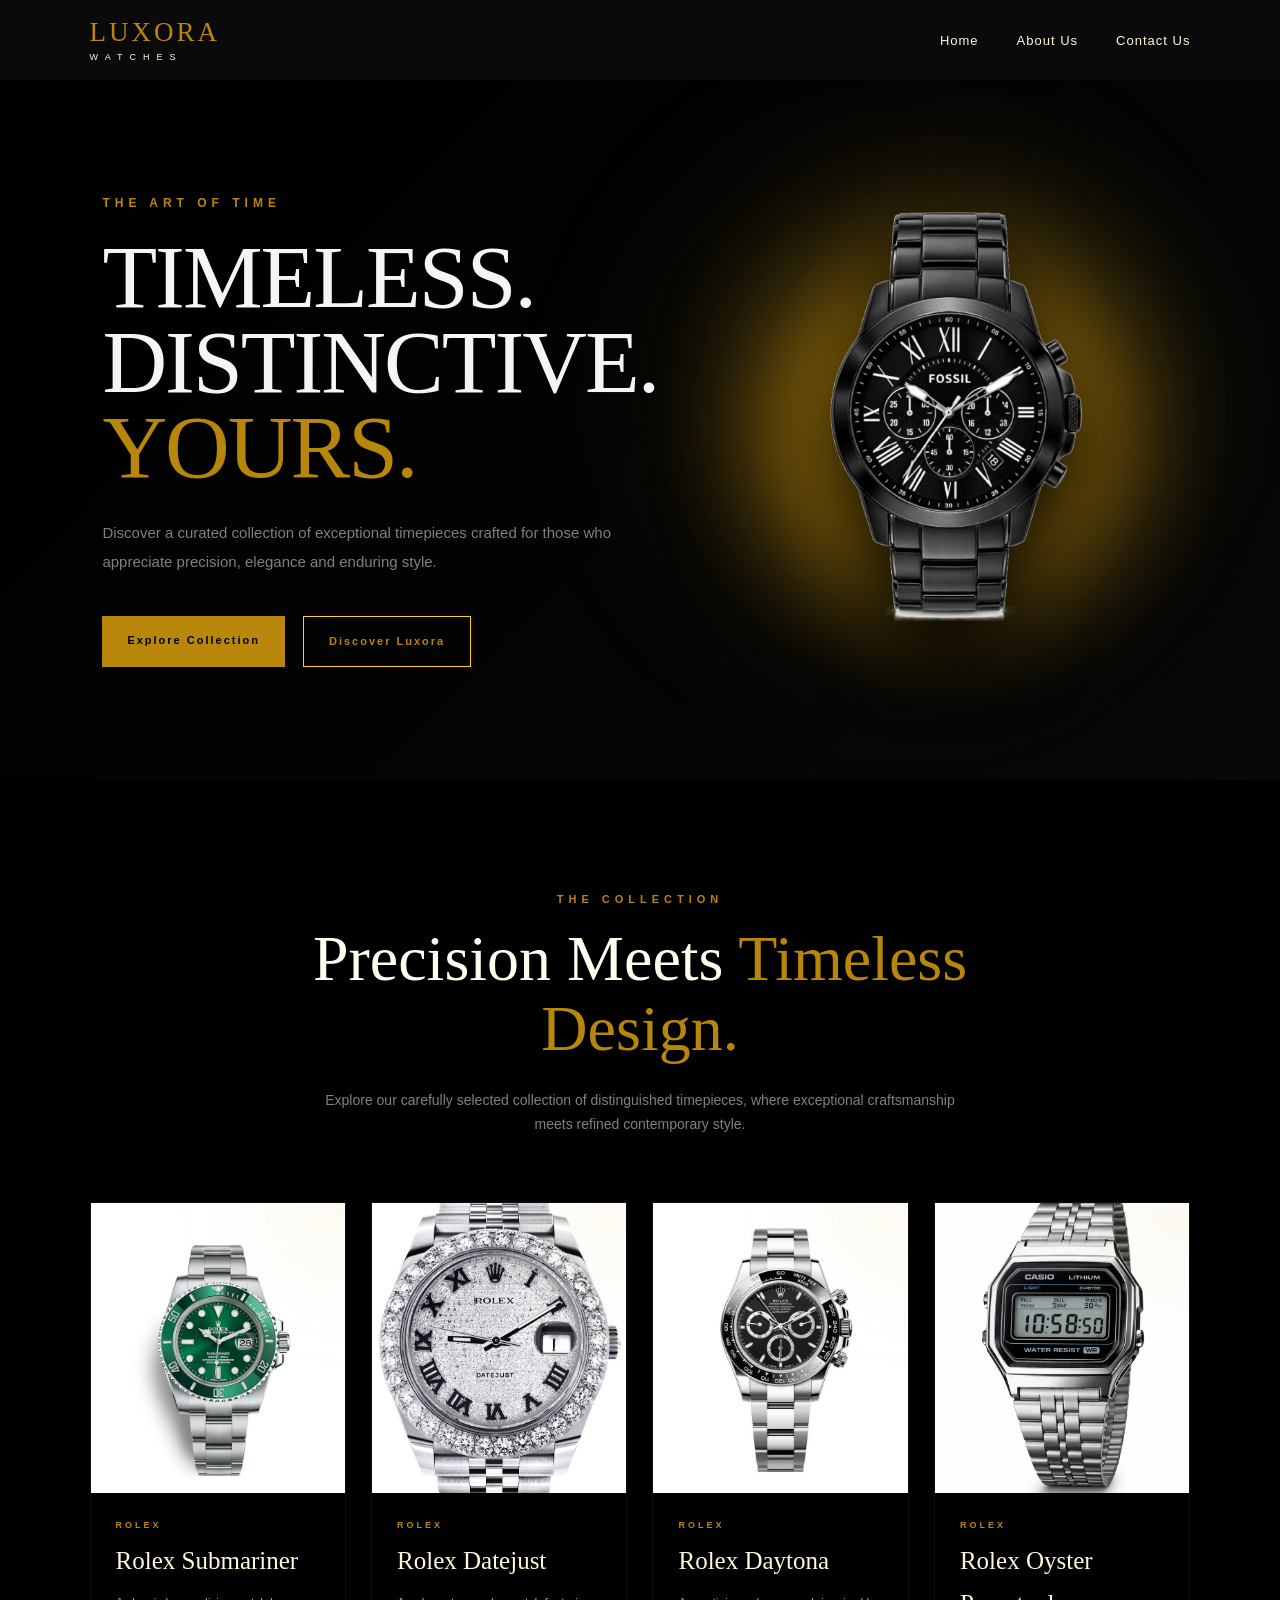
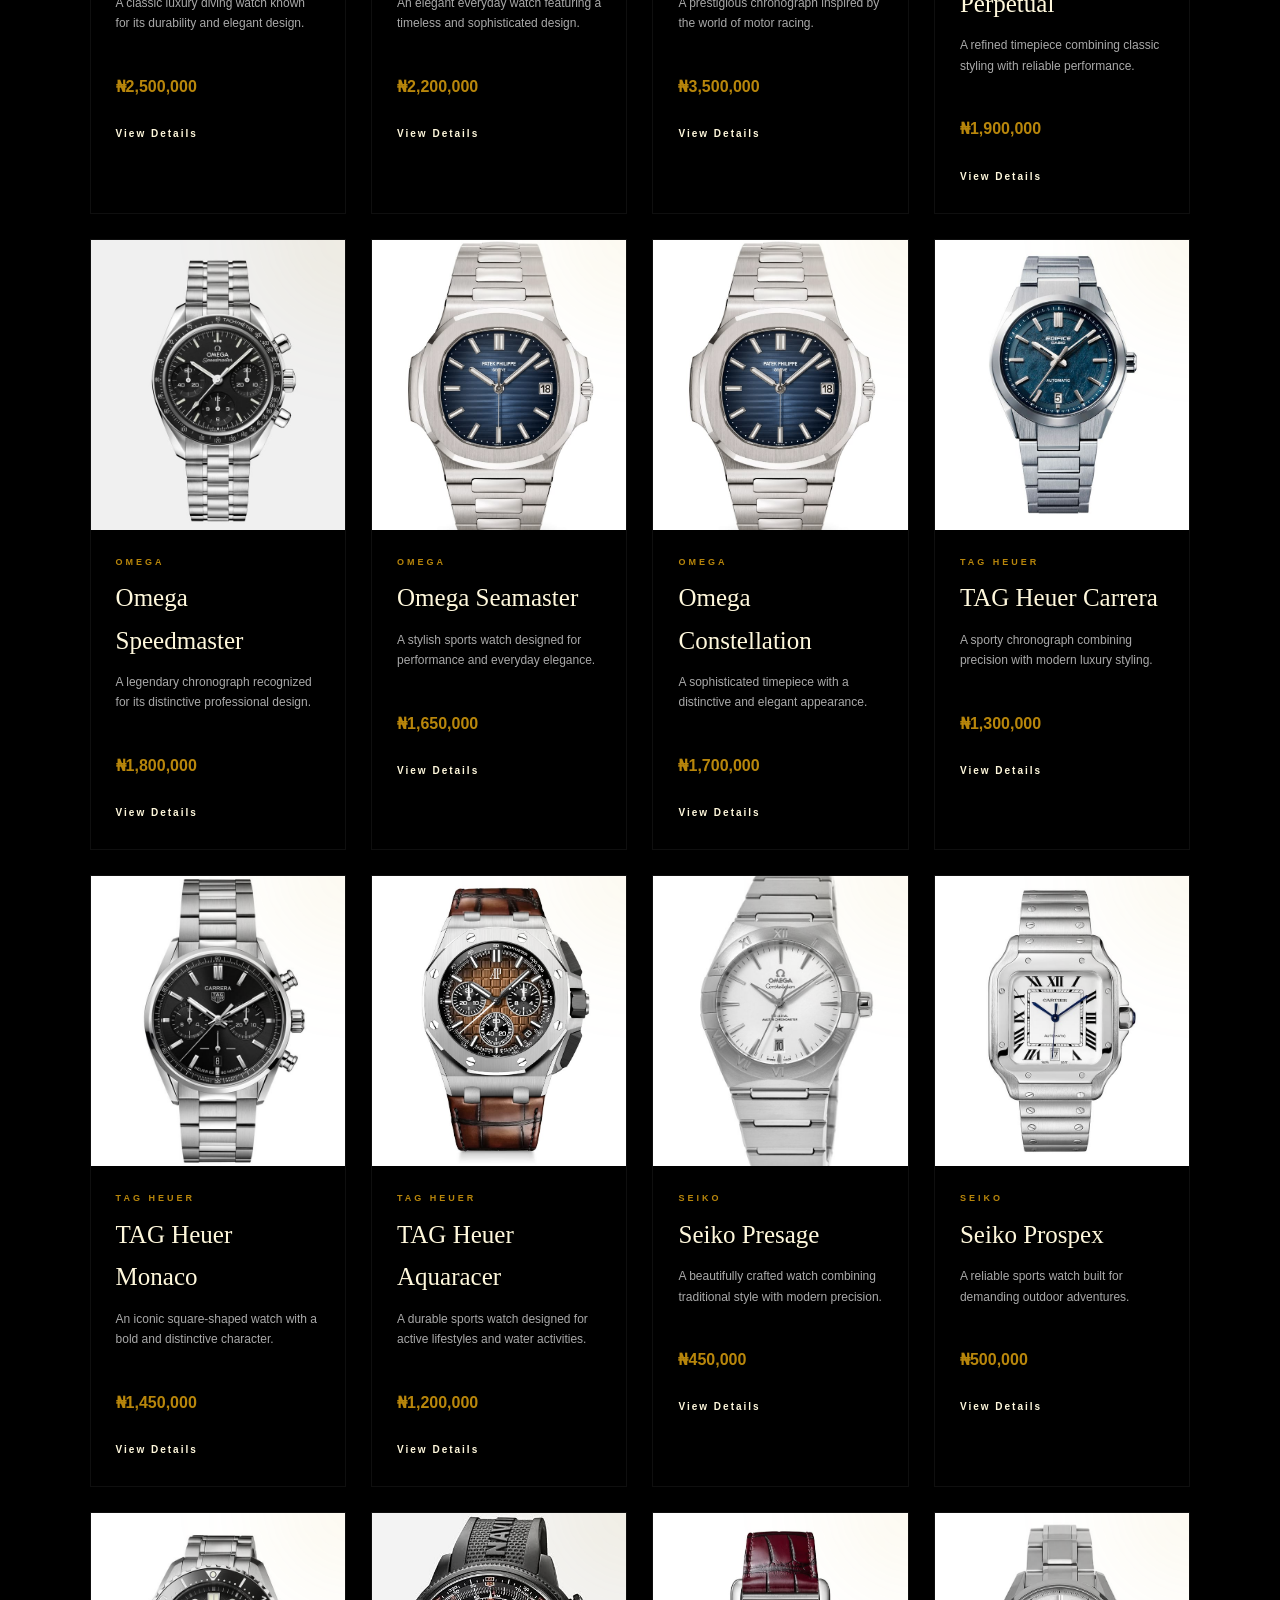
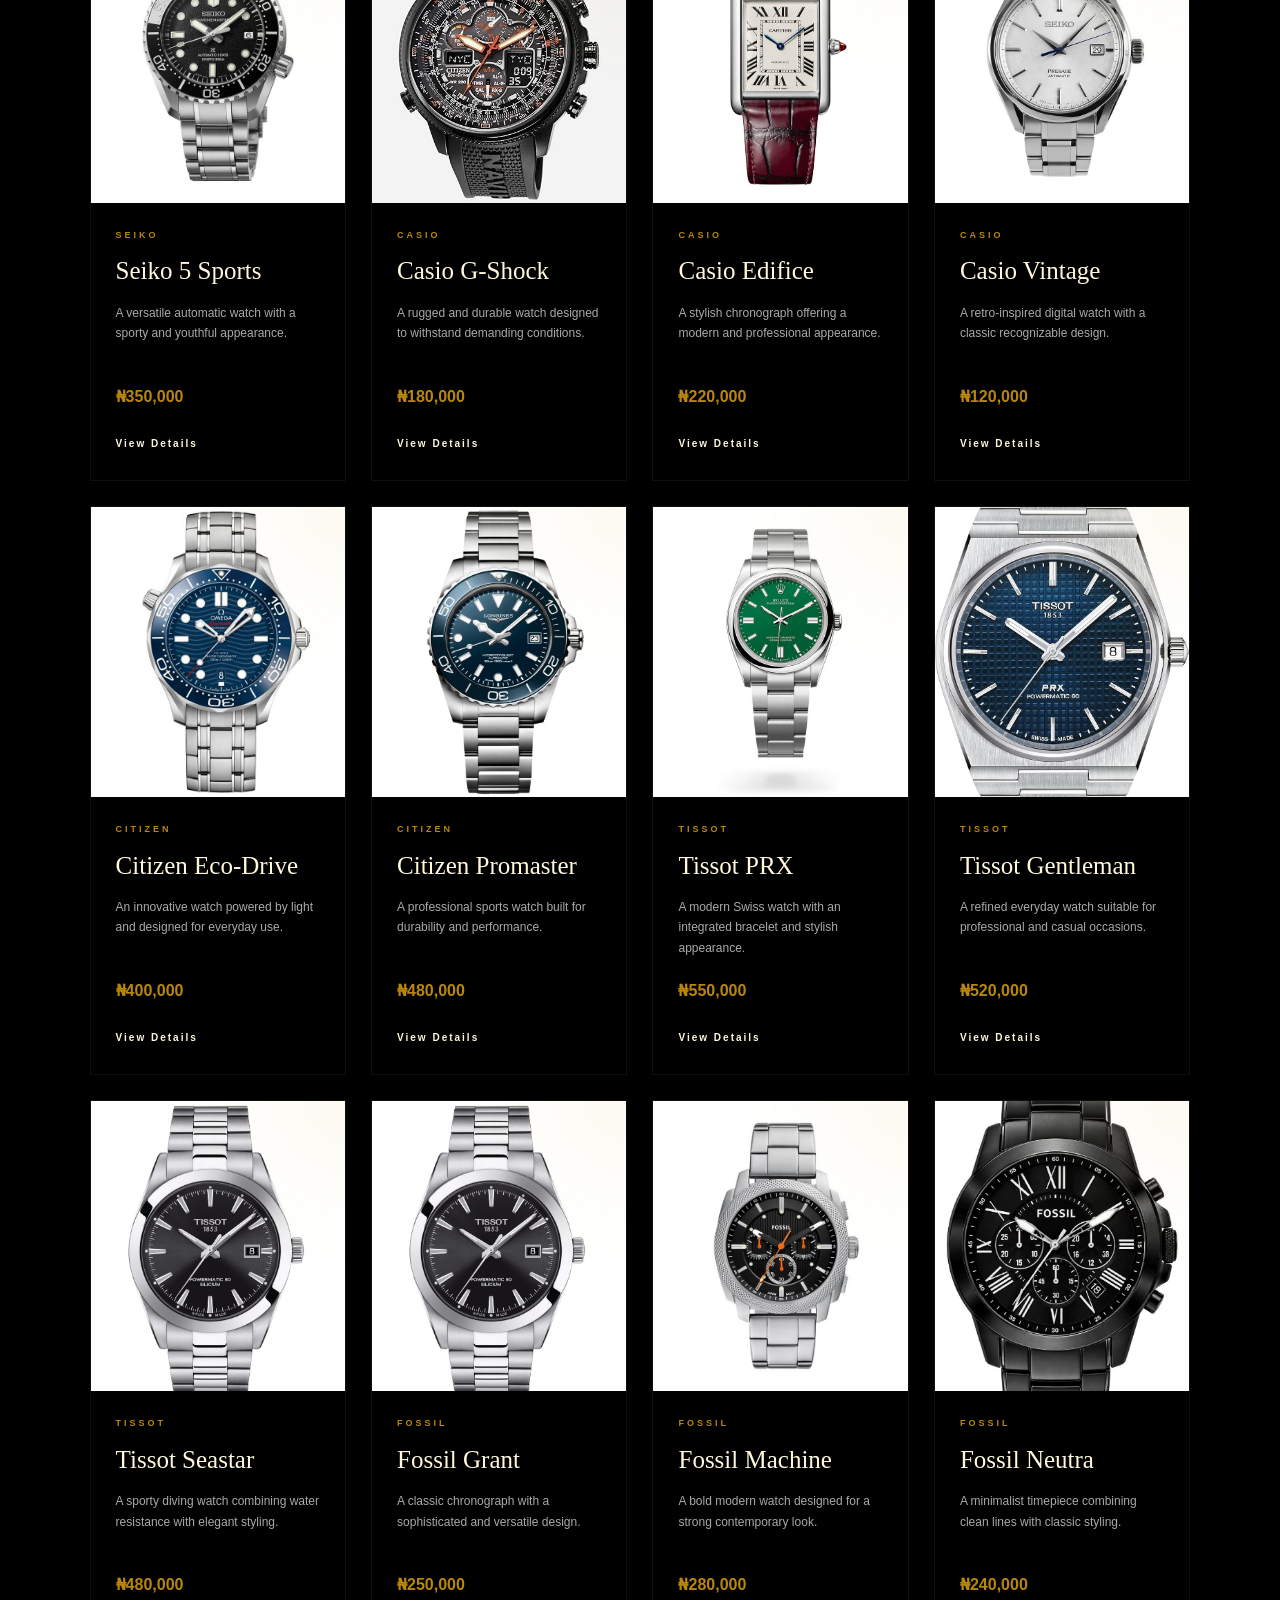
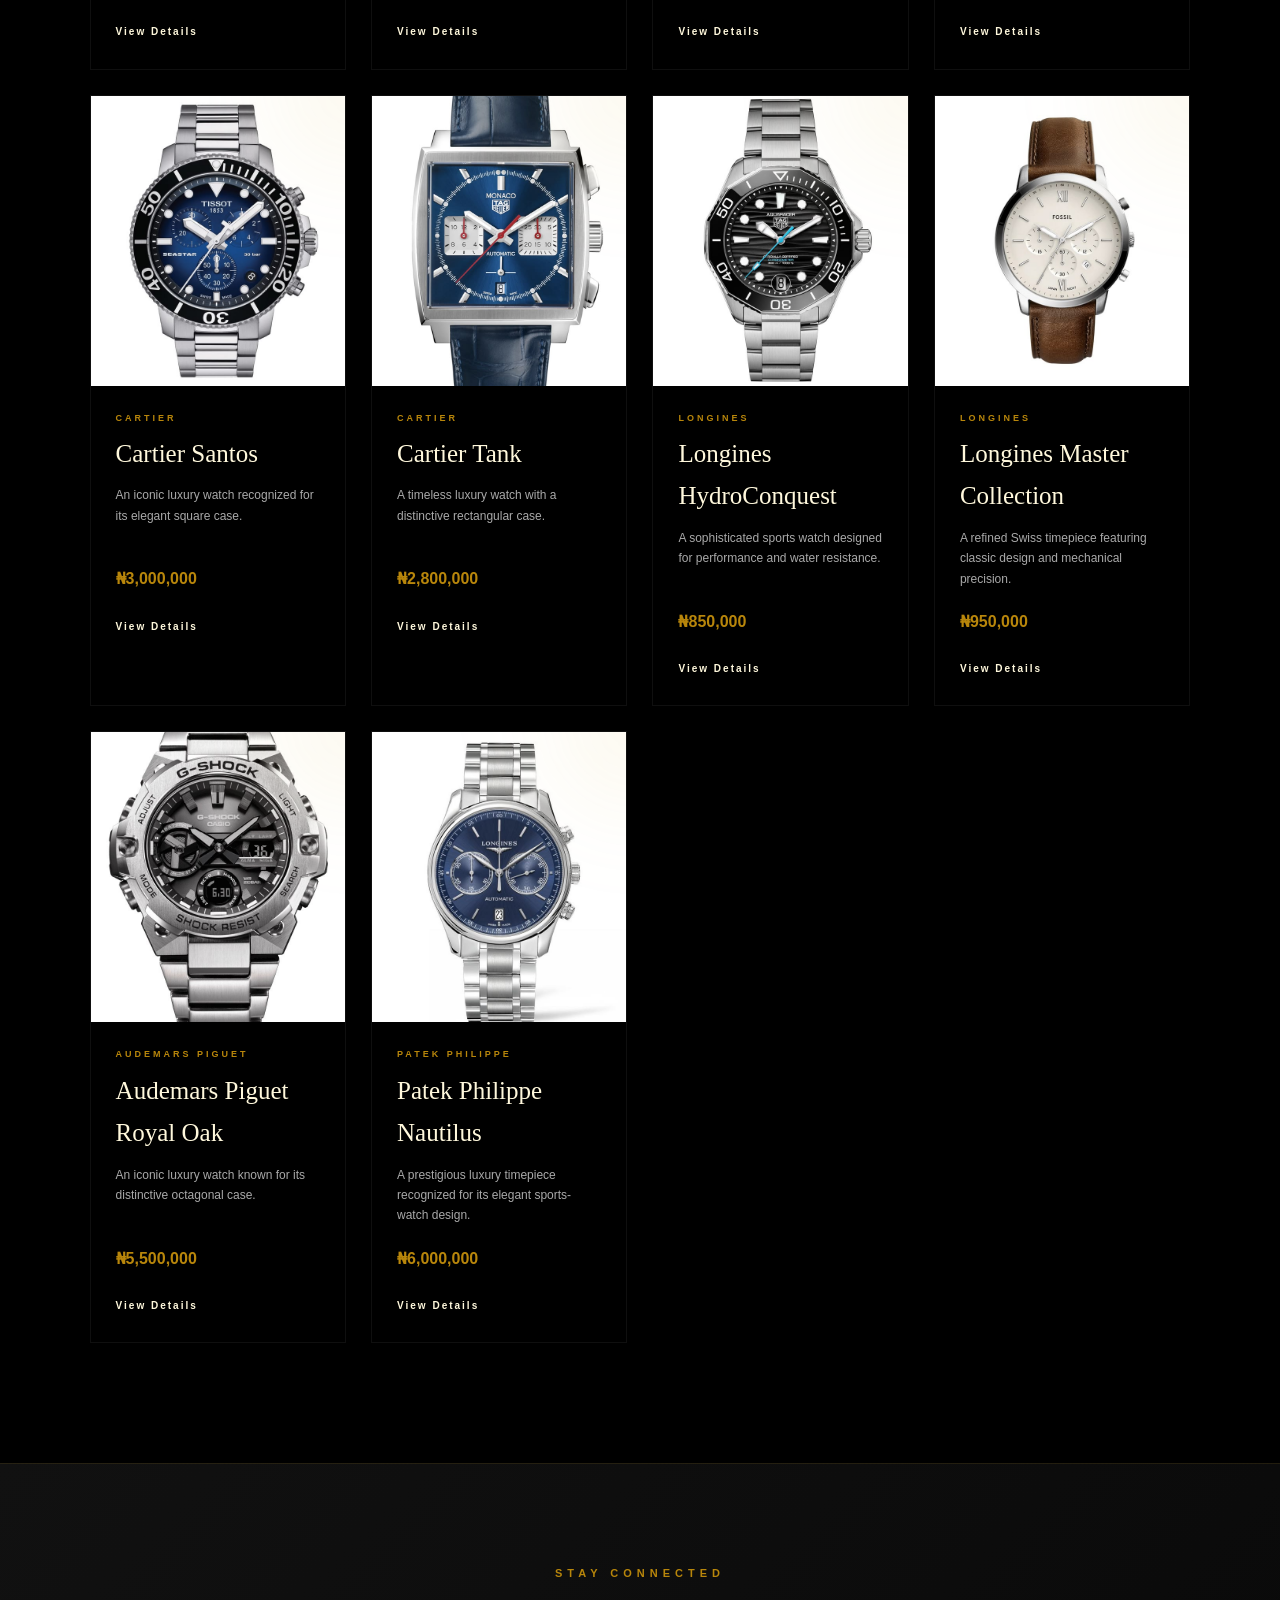
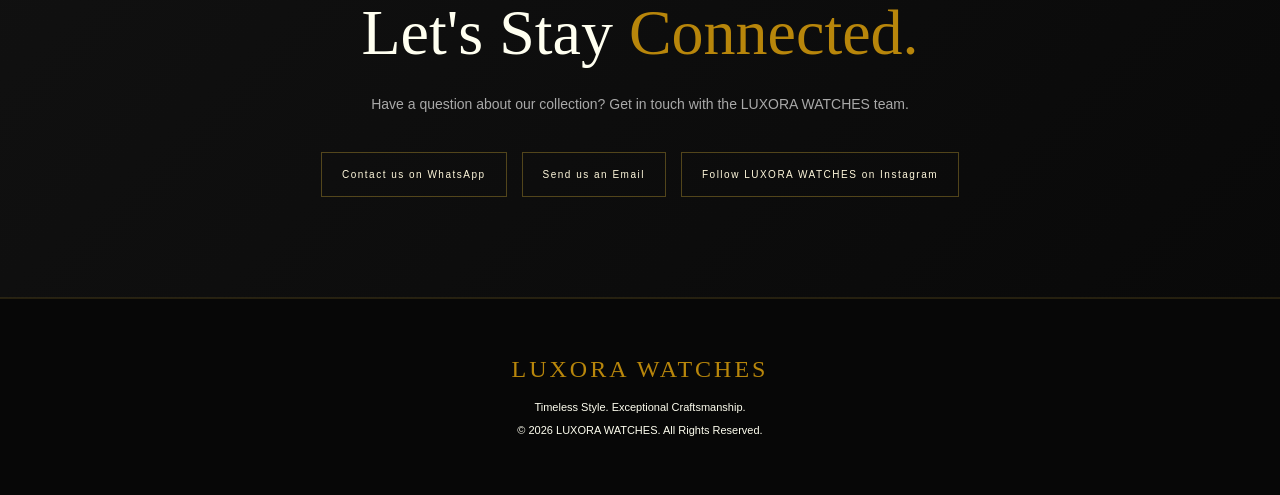
<file: index.html>
<!DOCTYPE html>
<html lang="en">
<head>
    <meta charset="UTF-8">
    <meta name="viewport" content="width=device-width, initial-scale=1.0">

    <title>LUXORA WATCHES | Timeless Luxury</title>

    <link rel="stylesheet" href="style.css">
</head>

<body>

    <!-- NAVIGATION BAR -->

    <div class="navbar">

        <div class="brand">
            LUXORA
            <span>WATCHES</span>
        </div>

        <nav>
            <ul>
                <li>
                    <a href="index.html">Home</a>
                </li>

                <li>
                    <a href="aboutus.html">About Us</a>
                </li>

                <li>
                    <a href="contactus.html">Contact Us</a>
                </li>
            </ul>
        </nav>

    </div>


    <!-- HERO / BANNER -->

    <section class="hero">

        <div class="hero-content">

            <p class="hero-small-text">
                THE ART OF TIME
            </p>

            <h1>
                TIMELESS.
                <br>
                DISTINCTIVE.
                <br>
                <span>YOURS.</span>
            </h1>

            <p class="hero-description">
                Discover a curated collection of exceptional timepieces
                crafted for those who appreciate precision, elegance
                and enduring style.
            </p>

            <div class="hero-buttons">

                <a href="#collection" class="primary-button">
                    Explore Collection
                </a>

                <a href="aboutus.html" class="secondary-button">
                    Discover Luxora
                </a>

            </div>

        </div>


        <div class="hero-watch">

            <div class="watch-glow"></div>

            <img
                src="20260924_233206.png"
                alt="Rolex Submariner luxury watch"
           
            >

        </div>

    </section>


    <!-- INTRODUCTION -->

    <section class="collection-intro" id="collection">

        <p class="section-label">
            THE COLLECTION
        </p>

        <h2>
            Precision Meets
            <span>Timeless Design.</span>
        </h2>

        <p>
            Explore our carefully selected collection of distinguished
            timepieces, where exceptional craftsmanship meets refined
            contemporary style.
        </p>

    </section>


    <!-- PRODUCT CARDS -->

    <main>

        <div class="cards">


            <!-- ITEM 1 -->

            <div class="card">

                <div class="card-image">
                    <img
                        src="IMAGE/Rolex submarier.jpg"
                        alt="Rolex Submariner luxury watch"
                    >
                </div>

                <div class="card-content">

                    <p class="product-brand">
                        ROLEX
                    </p>

                    <h3>
                        Rolex Submariner
                    </h3>

                    <p>
                        A classic luxury diving watch known for
                        its durability and elegant design.
                    </p>

                    <p class="price">
                        ₦2,500,000
                    </p>

                    <a href="item1.html" class="more-info">
                        View Details 
                    </a>

                </div>

            </div>


            <!-- ITEM 2 -->

            <div class="card">

                <div class="card-image">
                    <img
                        src="IMAGE/Rolex Datejust.jpg"
                        alt="Rolex Datejust luxury watch"
                    >
                </div>

                <div class="card-content">

                    <p class="product-brand">
                        ROLEX
                    </p>

                    <h3>
                        Rolex Datejust
                    </h3>

                    <p>
                        An elegant everyday watch featuring a
                        timeless and sophisticated design.
                    </p>

                    <p class="price">
                        ₦2,200,000
                    </p>

                    <a href="item2.html" class="more-info">
                        View Details 
                    </a>

                </div>

            </div>


            <!-- ITEM 3 -->

            <div class="card">

                <div class="card-image">
                    <img
                        src="IMAGE/Rolex Daytona.jpg".jpg"
                        alt="Rolex Daytona luxury watch"
                    >
                </div>

                <div class="card-content">

                    <p class="product-brand">
                        ROLEX
                    </p>

                    <h3>
                        Rolex Daytona
                    </h3>

                    <p>
                        A prestigious chronograph inspired by the
                        world of motor racing.
                    </p>

                    <p class="price">
                        ₦3,500,000
                    </p>

                    <a href="item3.html" class="more-info">
                        View Details 
                    </a>

                </div>

            </div>


            <!-- ITEM 4 -->

            <div class="card">

                <div class="card-image">
                    <img
                        src="IMAGE/f5af75ac63a5091b5e22b177a1b483b8.jpg"
                        alt="Rolex Oyster Perpetual luxury watch"
                    >
                </div>

                <div class="card-content">

                    <p class="product-brand">
                        ROLEX
                    </p>

                    <h3>
                        Rolex Oyster Perpetual
                    </h3>

                    <p>
                        A refined timepiece combining classic
                        styling with reliable performance.
                    </p>

                    <p class="price">
                        ₦1,900,000
                    </p>

                    <a href="item4.html" class="more-info">
                        View Details 
                    </a>

                </div>

            </div>


            <div class="card">

                <div class="card-image">
                    <img
                        src="IMAGE/f36d24efcc2e9ab9693417e6aacf7988.jpg"
                        alt="Omega Speedmaster luxury watch"
                    >
                </div>

                <div class="card-content">

                    <p class="product-brand">
                        OMEGA
                    </p>

                    <h3>
                        Omega Speedmaster
                    </h3>

                    <p>
                        A legendary chronograph recognized for
                        its distinctive professional design.
                    </p>

                    <p class="price">
                        ₦1,800,000
                    </p>

                    <a href="item5.html" class="more-info">
                        View Details 
                    </a>

                </div>

            </div>


            <!-- ITEM 6 -->

            <div class="card">

                <div class="card-image">
                    <img
                        src="IMAGE/f22d0427de636b42eb6b05d31b77a0d1.jpg"
                        alt="Omega Seamaster luxury watch"
                    >
                </div>

                <div class="card-content">

                    <p class="product-brand">
                        OMEGA
                    </p>

                    <h3>
                        Omega Seamaster
                    </h3>

                    <p>
                        A stylish sports watch designed for
                        performance and everyday elegance.
                    </p>

                    <p class="price">
                        ₦1,650,000
                    </p>

                    <a href="item6.html" class="more-info">
                        View Details 
                    </a>

                </div>

            </div>


            <!-- ITEM 7 -->

            <div class="card">

                <div class="card-image">
                    <img
                        src="IMAGE/f22d0427de636b42eb6b05d31b77a0d1.jpg"
                        alt="Omega Constellation luxury watch"
                    >
                </div>

                <div class="card-content">

                    <p class="product-brand">
                        OMEGA
                    </p>

                    <h3>
                        Omega Constellation
                    </h3>

                    <p>
                        A sophisticated timepiece with a
                        distinctive and elegant appearance.
                    </p>

                    <p class="price">
                        ₦1,700,000
                    </p>

                    <a href="item7.html" class="more-info">
                        View Details 
                    </a>

                </div>

            </div>


            <!-- ITEM 8 -->

            <div class="card">

                <div class="card-image">
                    <img
                        src="IMAGE/e1eda86755cc7efb9a29dc6d93368b58.jpg"
                        alt="TAG Heuer Carrera luxury watch"
                    >
                </div>

                <div class="card-content">

                    <p class="product-brand">
                        TAG HEUER
                    </p>

                    <h3>
                        TAG Heuer Carrera
                    </h3>

                    <p>
                        A sporty chronograph combining precision
                        with modern luxury styling.
                    </p>

                    <p class="price">
                        ₦1,300,000
                    </p>

                    <a href="item8.html" class="more-info">
                        View Details 
                    </a>

                </div>

            </div>


            <!-- ITEM 9 -->

            <div class="card">

                <div class="card-image">
                    <img
                        src="IMAGE/e09bbd236d8964a84f8148206a81ff70.jpg"
                        alt="TAG Heuer Monaco luxury watch"
                    >
                </div>

                <div class="card-content">

                    <p class="product-brand">
                        TAG HEUER
                    </p>

                    <h3>
                        TAG Heuer Monaco
                    </h3>

                    <p>
                        An iconic square-shaped watch with a
                        bold and distinctive character.
                    </p>

                    <p class="price">
                        ₦1,450,000
                    </p>

                    <a href="item9.html" class="more-info">
                        View Details 
                    </a>

                </div>

            </div>


            <!-- ITEM 10 -->

            <div class="card">

                <div class="card-image">
                    <img
                        src="IMAGE/c81886abc44a752dbb49bd279dcdd8fe.jpg"
                        alt="TAG Heuer Aquaracer luxury watch"
                    >
                </div>

                <div class="card-content">

                    <p class="product-brand">
                        TAG HEUER
                    </p>

                    <h3>
                        TAG Heuer Aquaracer
                    </h3>

                    <p>
                        A durable sports watch designed for
                        active lifestyles and water activities.
                    </p>

                    <p class="price">
                        ₦1,200,000
                    </p>

                    <a href="item10.html" class="more-info">
                        View Details 
                    </a>

                </div>

            </div>


            <!-- ITEM 11 -->

            <div class="card">

                <div class="card-image">
                    <img
                        src="IMAGE/c61c95439b8768ca8d526b9127620233.jpg"
                        alt="Seiko Presage luxury watch"
                    >
                </div>

                <div class="card-content">

                    <p class="product-brand">
                        SEIKO
                    </p>

                    <h3>
                        Seiko Presage
                    </h3>

                    <p>
                        A beautifully crafted watch combining
                        traditional style with modern precision.
                    </p>

                    <p class="price">
                        ₦450,000
                    </p>

                    <a href="item11.html" class="more-info">
                        View Details 
                    </a>

                </div>

            </div>


            <!-- ITEM 12 -->

            <div class="card">

                <div class="card-image">
                    <img
                        src="IMAGE/c2924563fcd3b48bc5985d461e470889.jpg"
                        alt="Seiko Prospex luxury watch"
                    >
                </div>

                <div class="card-content">

                    <p class="product-brand">
                        SEIKO
                    </p>

                    <h3>
                        Seiko Prospex
                    </h3>

                    <p>
                        A reliable sports watch built for
                        demanding outdoor adventures.
                    </p>

                    <p class="price">
                        ₦500,000
                    </p>

                    <a href="item12.html" class="more-info">
                        View Details 
                    </a>

                </div>

            </div>


            <!-- ITEM 13 -->

            <div class="card">

                <div class="card-image">
                    <img
                        src="IMAGE/b1438b3b9e12ee5bfc49eea5413133ef.jpg"
                        alt="Seiko 5 Sports watch"
                    >
                </div>

                <div class="card-content">

                    <p class="product-brand">
                        SEIKO
                    </p>

                    <h3>
                        Seiko 5 Sports
                    </h3>

                    <p>
                        A versatile automatic watch with a
                        sporty and youthful appearance.
                    </p>

                    <p class="price">
                        ₦350,000
                    </p>

                    <a href="item13.html" class="more-info">
                        View Details 
                    </a>

                </div>

            </div>


            <!-- ITEM 14 -->

            <div class="card">

                <div class="card-image">
                    <img
                        src="IMAGE/afe4decf24cc196f1adf8300dfb6d67b.jpg"
                        alt="Casio G-Shock watch"
                    >
                </div>

                <div class="card-content">

                    <p class="product-brand">
                        CASIO
                    </p>

                    <h3>
                        Casio G-Shock
                    </h3>

                    <p>
                        A rugged and durable watch designed
                        to withstand demanding conditions.
                    </p>

                    <p class="price">
                        ₦180,000
                    </p>

                    <a href="item14.html" class="more-info">
                        View Details 
                    </a>

                </div>

            </div>


            <!-- ITEM 15 -->

            <div class="card">

                <div class="card-image">
                    <img
                        src="IMAGE/a82a2ceb16920ce2c89899ea4f258d04.jpg"
                        alt="Casio Edifice watch"
                    >
                </div>

                <div class="card-content">

                    <p class="product-brand">
                        CASIO
                    </p>

                    <h3>
                        Casio Edifice
                    </h3>

                    <p>
                        A stylish chronograph offering a modern
                        and professional appearance.
                    </p>

                    <p class="price">
                        ₦220,000
                    </p>

                    <a href="item15.html" class="more-info">
                        View Details 
                    </a>

                </div>

            </div>


            <!-- ITEM 16 -->

            <div class="card">

                <div class="card-image">
                    <img
                        src="IMAGE/a36ea2dd2fb7c5657298b5e8dcb6d375.jpg"
                        alt="Casio Vintage watch"
                    >
                </div>

                <div class="card-content">

                    <p class="product-brand">
                        CASIO
                    </p>

                    <h3>
                        Casio Vintage
                    </h3>

                    <p>
                        A retro-inspired digital watch with
                        a classic recognizable design.
                    </p>

                    <p class="price">
                        ₦120,000
                    </p>

                    <a href="item16.html" class="more-info">
                        View Details 
                    </a>

                </div>

            </div>


            <!-- ITEM 17 -->

            <div class="card">

                <div class="card-image">
                    <img
                        src="IMAGE/a218026e1076a55e574521c8c81917d0.jpg"
                        alt="Citizen Eco-Drive watch"
                    >
                </div>

                <div class="card-content">

                    <p class="product-brand">
                        CITIZEN
                    </p>

                    <h3>
                        Citizen Eco-Drive
                    </h3>

                    <p>
                        An innovative watch powered by light
                        and designed for everyday use.
                    </p>

                    <p class="price">
                        ₦400,000
                    </p>

                    <a href="item17.html" class="more-info">
                        View Details 
                    </a>

                </div>

            </div>


            <!-- ITEM 18 -->

            <div class="card">

                <div class="card-image">
                    <img
                        src="IMAGE/9be9a8948ea98974b4bf204719b45b3e.jpg"
                        alt="Citizen Promaster watch"
                    >
                </div>

                <div class="card-content">

                    <p class="product-brand">
                        CITIZEN
                    </p>

                    <h3>
                        Citizen Promaster
                    </h3>

                    <p>
                        A professional sports watch built
                        for durability and performance.
                    </p>

                    <p class="price">
                        ₦480,000
                    </p>

                    <a href="item18.html" class="more-info">
                        View Details 
                    </a>

                </div>

            </div>


            <!-- ITEM 19 -->

            <div class="card">

                <div class="card-image">
                    <img
                        src="IMAGE/8b23bf2f0d3a0c2a2f9034b7795082bd.jpg"
                        alt="Tissot PRX luxury watch"
                    >
                </div>

                <div class="card-content">

                    <p class="product-brand">
                        TISSOT
                    </p>

                    <h3>
                        Tissot PRX
                    </h3>

                    <p>
                        A modern Swiss watch with an integrated
                        bracelet and stylish appearance.
                    </p>

                    <p class="price">
                        ₦550,000
                    </p>

                    <a href="item19.html" class="more-info">
                        View Details 
                    </a>

                </div>

            </div>


            <!-- ITEM 20 -->

            <div class="card">

                <div class="card-image">
                    <img
                        src="IMAGE/8a4abf8b32c2d8318c6653543327ec24.jpg"
                        alt="Tissot Gentleman watch"
                    >
                </div>

                <div class="card-content">

                    <p class="product-brand">
                        TISSOT
                    </p>

                    <h3>
                        Tissot Gentleman
                    </h3>

                    <p>
                        A refined everyday watch suitable for
                        professional and casual occasions.
                    </p>

                    <p class="price">
                        ₦520,000
                    </p>

                    <a href="item20.html" class="more-info">
                        View Details 
                    </a>

                </div>

            </div>


            <!-- ITEM 21 -->

            <div class="card">

                <div class="card-image">
                    <img
                        src="IMAGE/859885c3bdbcca4dd6dacc75bb6c2bf1.jpg"
                        alt="Tissot Seastar watch"
                    >
                </div>

                <div class="card-content">

                    <p class="product-brand">
                        TISSOT
                    </p>

                    <h3>
                        Tissot Seastar
                    </h3>

                    <p>
                        A sporty diving watch combining water
                        resistance with elegant styling.
                    </p>

                    <p class="price">
                        ₦480,000
                    </p>

                    <a href="item21.html" class="more-info">
                        View Details 
                    </a>

                </div>

            </div>


            <!-- ITEM 22 -->

            <div class="card">

                <div class="card-image">
                    <img
                        src="IMAGE/859885c3bdbcca4dd6dacc75bb6c2bf1.jpg"
                        alt="Fossil Grant watch"
                    >
                </div>

                <div class="card-content">

                    <p class="product-brand">
                        FOSSIL
                    </p>

                    <h3>
                        Fossil Grant
                    </h3>

                    <p>
                        A classic chronograph with a sophisticated
                        and versatile design.
                    </p>

                    <p class="price">
                        ₦250,000
                    </p>

                    <a href="item22.html" class="more-info">
                        View Details 
                    </a>

                </div>

            </div>


            <!-- ITEM 23 -->

            <div class="card">

                <div class="card-image">
                    <img
                        src="IMAGE/7a51a5a4c0e6d8d03813d629fa8c7a30.jpg"
                        alt="Fossil Machine watch"
                    >
                </div>

                <div class="card-content">

                    <p class="product-brand">
                        FOSSIL
                    </p>

                    <h3>
                        Fossil Machine
                    </h3>

                    <p>
                        A bold modern watch designed for a
                        strong contemporary look.
                    </p>

                    <p class="price">
                        ₦280,000
                    </p>

                    <a href="item23.html" class="more-info">
                        View Details 
                    </a>

                </div>

            </div>


            <!-- ITEM 24 -->

            <div class="card">

                <div class="card-image">
                    <img
                        src="IMAGE/65e4bf459081a2f61f6317cc3426e23f.jpg"
                        alt="Fossil Neutra watch"
                    >
                </div>

                <div class="card-content">

                    <p class="product-brand">
                        FOSSIL
                    </p>

                    <h3>
                        Fossil Neutra
                    </h3>

                    <p>
                        A minimalist timepiece combining clean
                        lines with classic styling.
                    </p>

                    <p class="price">
                        ₦240,000
                    </p>

                    <a href="item24.html" class="more-info">
                        View Details 
                    </a>

                </div>

            </div>


            <!-- ITEM 25 -->

            <div class="card">

                <div class="card-image">
                    <img
                        src="IMAGE/50a4caec1ef189d7eaaadeab1b3b40ef.jpg"
                        alt="Cartier Santos luxury watch"
                    >
                </div>

                <div class="card-content">

                    <p class="product-brand">
                        CARTIER
                    </p>

                    <h3>
                        Cartier Santos
                    </h3>

                    <p>
                        An iconic luxury watch recognized for
                        its elegant square case.
                    </p>

                    <p class="price">
                        ₦3,000,000
                    </p>

                    <a href="item25.html" class="more-info">
                        View Details 
                    </a>

                </div>

            </div>


            <!-- ITEM 26 -->

            <div class="card">

                <div class="card-image">
                    <img
                        src="IMAGE/4fed8f5a5e2339fe2ec7ee38717f57ca.jpg"
                        alt="Cartier Tank luxury watch"
                    >
                </div>

                <div class="card-content">

                    <p class="product-brand">
                        CARTIER
                    </p>

                    <h3>
                        Cartier Tank
                    </h3>

                    <p>
                        A timeless luxury watch with a distinctive
                        rectangular case.
                    </p>

                    <p class="price">
                        ₦2,800,000
                    </p>

                    <a href="item26.html" class="more-info">
                        View Details 
                    </a>

                </div>

            </div>


            <!-- ITEM 27 -->

            <div class="card">

                <div class="card-image">
                    <img
                        src="IMAGE/3d46f7ebbc30f5e8f607ae392ab04a57.jpg".jpg"
                        alt="Longines HydroConquest watch"
                    >
                </div>

                <div class="card-content">

                    <p class="product-brand">
                        LONGINES
                    </p>

                    <h3>
                        Longines HydroConquest
                    </h3>

                    <p>
                        A sophisticated sports watch designed
                        for performance and water resistance.
                    </p>

                    <p class="price">
                        ₦850,000
                    </p>

                    <a href="item27.html" class="more-info">
                        View Details 
                    </a>

                </div>

            </div>


            <!-- ITEM 28 -->

            <div class="card">

                <div class="card-image">
                    <img
                        src="IMAGE/3575ec8230f3e8542f284c4d90fa1775.jpg"
                        alt="Longines Master Collection watch"
                    >
                </div>

                <div class="card-content">

                    <p class="product-brand">
                        LONGINES
                    </p>

                    <h3>
                        Longines Master Collection
                    </h3>

                    <p>
                        A refined Swiss timepiece featuring
                        classic design and mechanical precision.
                    </p>

                    <p class="price">
                        ₦950,000
                    </p>

                    <a href="item28.html" class="more-info">
                        View Details 
                    </a>

                </div>

            </div>


            <!-- ITEM 29 -->

            <div class="card">

                <div class="card-image">
                    <img
                        src="IMAGE/0bd41f7be83b3e7111c50093585f2dfb.jpg"
                        alt="Audemars Piguet Royal Oak luxury watch"
                    >
                </div>

                <div class="card-content">

                    <p class="product-brand">
                        AUDEMARS PIGUET
                    </p>

                    <h3>
                        Audemars Piguet Royal Oak
                    </h3>

                    <p>
                        An iconic luxury watch known for its
                        distinctive octagonal case.
                    </p>

                    <p class="price">
                        ₦5,500,000
                    </p>

                    <a href="item29.html" class="more-info">
                        View Details 
                    </a>

                </div>

            </div>


            <!-- ITEM 30 -->

            <div class="card">

                <div class="card-image">
                    <img
                        src="IMAGE/03ff4fdbff96acecf9e233af099d7f68.jpg"
                        alt="Patek Philippe Nautilus luxury watch"
                    >
                </div>

                <div class="card-content">

                    <p class="product-brand">
                        PATEK PHILIPPE
                    </p>

                    <h3>
                        Patek Philippe Nautilus
                    </h3>

                    <p>
                        A prestigious luxury timepiece recognized
                        for its elegant sports-watch design.
                    </p>

                    <p class="price">
                        ₦6,000,000
                    </p>

                    <a href="item30.html" class="more-info">
                        View Details 
                    </a>

                </div>

            </div>


        </div>

    </main>


    <!-- CONTACT / SOCIAL LINKS -->

    <section class="connect">

        <p class="section-label">
            STAY CONNECTED
        </p>

        <h2>
            Let's Stay
            <span>Connected.</span>
        </h2>

        <p>
            Have a question about our collection? Get in touch
            with the LUXORA WATCHES team.
        </p>

        <div class="social-links">

            <a href="https://wa.me/234XXXXXXXXXX">
                Contact us on WhatsApp
            </a>

            <a href="mailto:yourname@email.com">
                Send us an Email
            </a>

            <a href="https://www.instagram.com/">
                Follow LUXORA WATCHES on Instagram
            </a>

        </div>

    </section>


    <!-- FOOTER -->

    <footer>

        <div class="footer-brand">
            LUXORA WATCHES
        </div>

        <p>
            Timeless Style. Exceptional Craftsmanship.
        </p>

        <p>
            © 2026 LUXORA WATCHES. All Rights Reserved.
        </p>

    </footer>

</body>
</html>
</file>
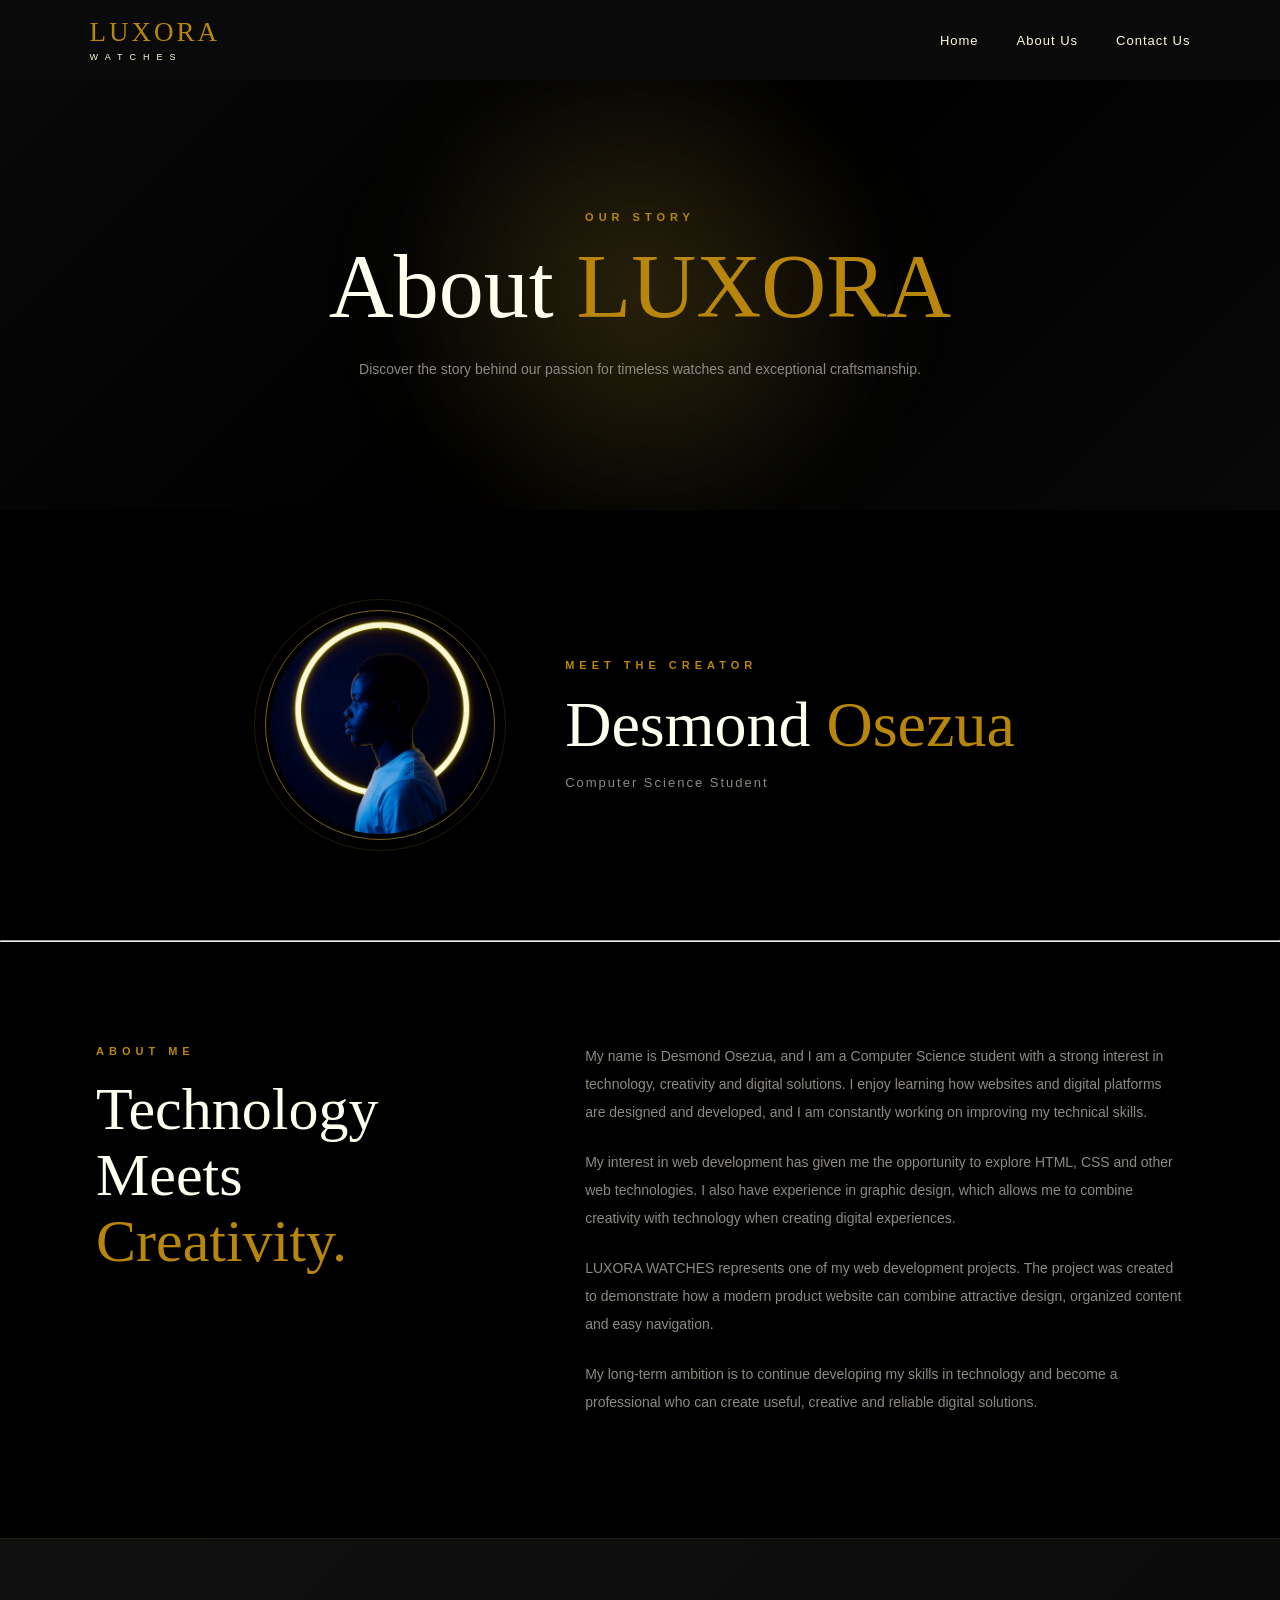
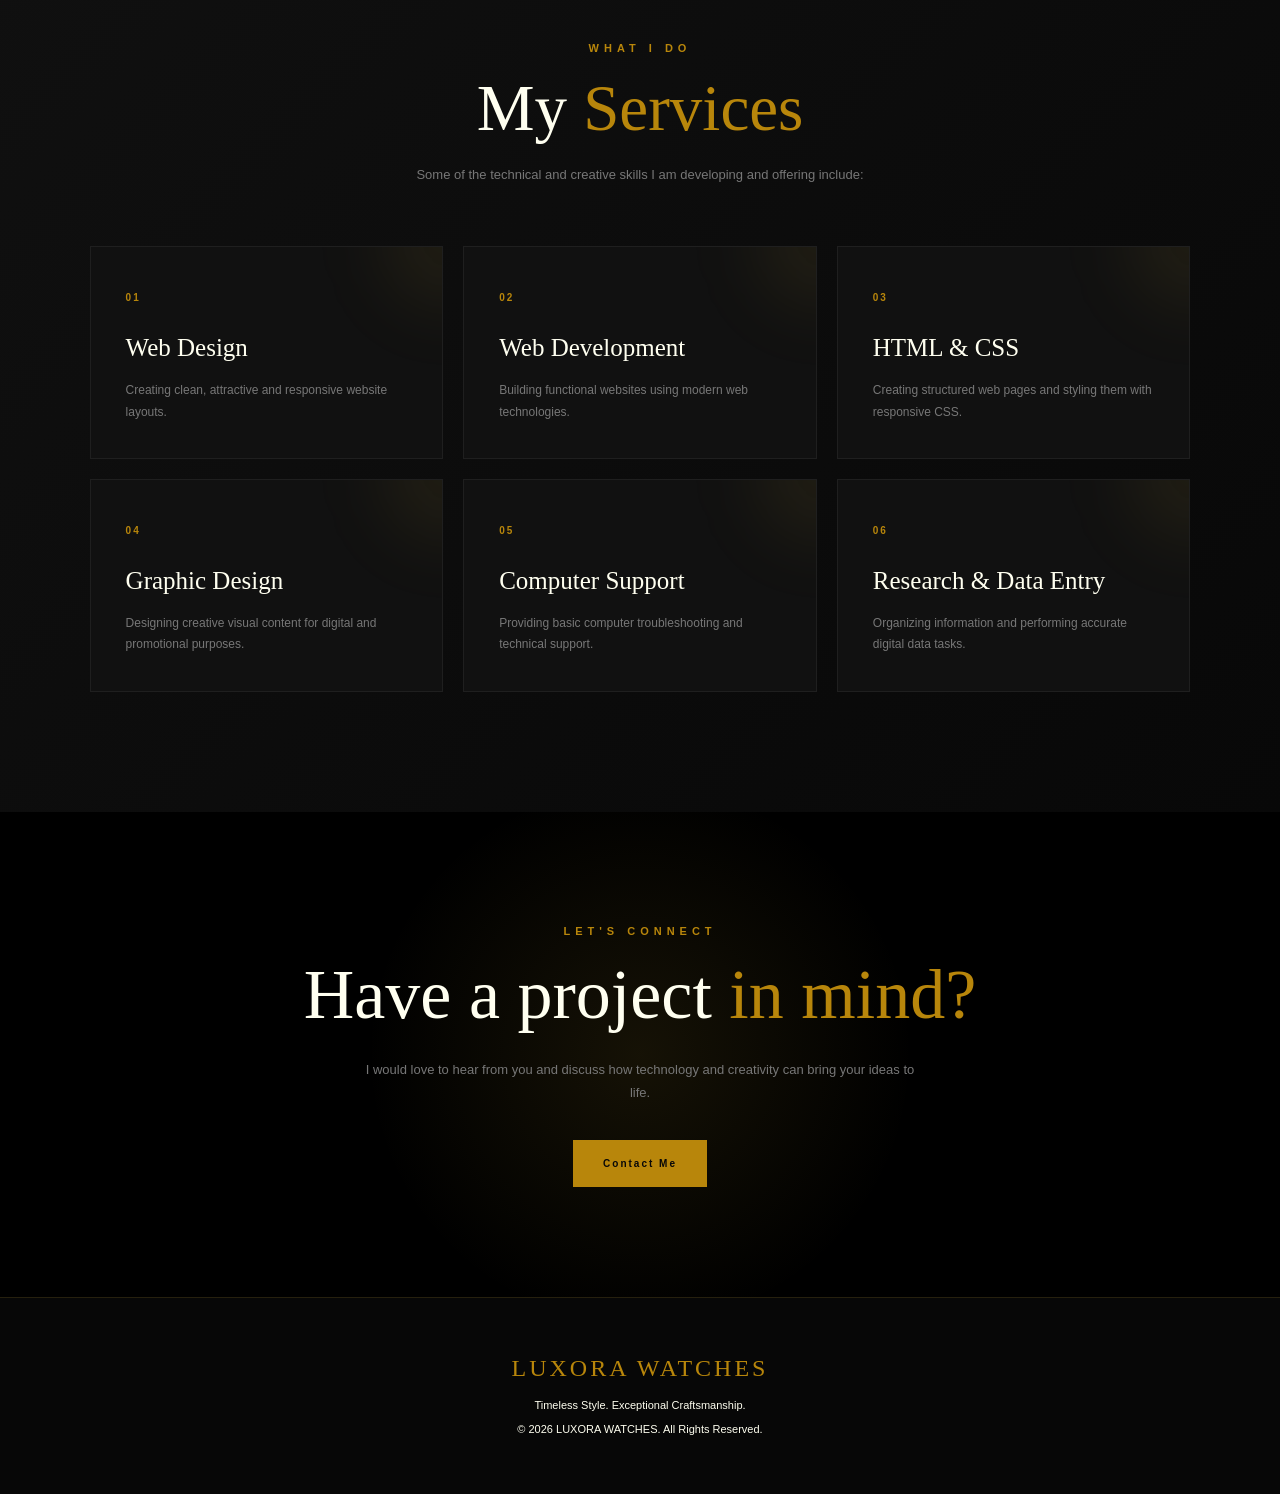
<file: Aboutus.html>
<!DOCTYPE html>
<html lang="en">

<head>
    <meta charset="UTF-8">
    <meta name="viewport" content="width=device-width, initial-scale=1.0">

    <title>About Us | LUXORA WATCHES</title>

    <link rel="stylesheet" href="style.css">
</head>

<body>

    <!--== NAVIGATION BAR== -->

    <div class="navbar">

        <div class="brand">
            LUXORA
            <span>WATCHES</span>
        </div>

        <nav>
            <ul>
                <li>
                    <a href="index.html">Home</a>
                </li>

                <li>
                    <a href="aboutus.html">About Us</a>
                </li>

                <li>
                    <a href="contactus.html">Contact Us</a>
                </li>
            </ul>
        </nav>

    </div>


    <!--== ABOUT HERO== -->

    <section class="about-hero">

        <p class="section-label">
            OUR STORY
        </p>

        <h1>
            About <span>LUXORA</span>
        </h1>

        <p>
            Discover the story behind our passion for
            timeless watches and exceptional craftsmanship.
        </p>

    </section>


    <!--== PERSONAL INFORMATION== -->

    <section class="personal-info">

        <div class="profile-image">

            <img
                src="desmond.jpg"
                alt="Photograph of Desmond Osezua"
            >

        </div>

        <div class="personal-text">

            <p class="section-label">
                MEET THE CREATOR
            </p>

            <h2>
                Desmond <span>Osezua</span>
            </h2>

            <p class="course">
                Computer Science Student
            </p>

        </div>

    </section>


    <hr>


    <!--== ABOUT ME== -->

    <section class="about-content">

        <div class="about-heading">

            <p class="section-label">
                ABOUT ME
            </p>

            <h2>
                Technology Meets
                <span>Creativity.</span>
            </h2>

        </div>


        <div class="about-text">

            <p>
                My name is Desmond Osezua, and I am a Computer
                Science student with a strong interest in technology,
                creativity and digital solutions. I enjoy learning
                how websites and digital platforms are designed and
                developed, and I am constantly working on improving
                my technical skills.
            </p>

            <p>
                My interest in web development has given me the
                opportunity to explore HTML, CSS and other web
                technologies. I also have experience in graphic
                design, which allows me to combine creativity with
                technology when creating digital experiences.
            </p>

            <p>
                LUXORA WATCHES represents one of my web development
                projects. The project was created to demonstrate
                how a modern product website can combine attractive
                design, organized content and easy navigation.
            </p>

            <p>
                My long-term ambition is to continue developing my
                skills in technology and become a professional who
                can create useful, creative and reliable digital
                solutions.
            </p>

        </div>

    </section>


    <!--== SERVICES== -->

    <section class="services">

        <div class="services-heading">

            <p class="section-label">
                WHAT I DO
            </p>

            <h2>
                My <span>Services</span>
            </h2>

            <p>
                Some of the technical and creative skills
                I am developing and offering include:
            </p>

        </div>


        <div class="service-cards">

            <div class="service-card">

                <span>01</span>

                <h3>Web Design</h3>

                <p>
                    Creating clean, attractive and responsive
                    website layouts.
                </p>

            </div>


            <div class="service-card">

                <span>02</span>

                <h3>Web Development</h3>

                <p>
                    Building functional websites using modern
                    web technologies.
                </p>

            </div>


            <div class="service-card">

                <span>03</span>

                <h3>HTML & CSS</h3>

                <p>
                    Creating structured web pages and styling
                    them with responsive CSS.
                </p>

            </div>


            <div class="service-card">

                <span>04</span>

                <h3>Graphic Design</h3>

                <p>
                    Designing creative visual content for
                    digital and promotional purposes.
                </p>

            </div>


            <div class="service-card">

                <span>05</span>

                <h3>Computer Support</h3>

                <p>
                    Providing basic computer troubleshooting
                    and technical support.
                </p>

            </div>


            <div class="service-card">

                <span>06</span>

                <h3>Research & Data Entry</h3>

                <p>
                    Organizing information and performing
                    accurate digital data tasks.
                </p>

            </div>

        </div>

    </section>


    <!--== CALL TO ACTION== -->

    <section class="about-cta">

        <p class="section-label">
            LET'S CONNECT
        </p>

        <h2>
            Have a project
            <span>in mind?</span>
        </h2>

        <p>
            I would love to hear from you and discuss
            how technology and creativity can bring
            your ideas to life.
        </p>

        <a href="contactus.html">
            Contact Me
        </a>

    </section>


    <!--== FOOTER== -->

    <footer>

        <div class="footer-brand">
            LUXORA WATCHES
        </div>

        <p>
            Timeless Style. Exceptional Craftsmanship.
        </p>

        <p>
            © 2026 LUXORA WATCHES. All Rights Reserved.
        </p>

    </footer>

</body>

</html>
</file>
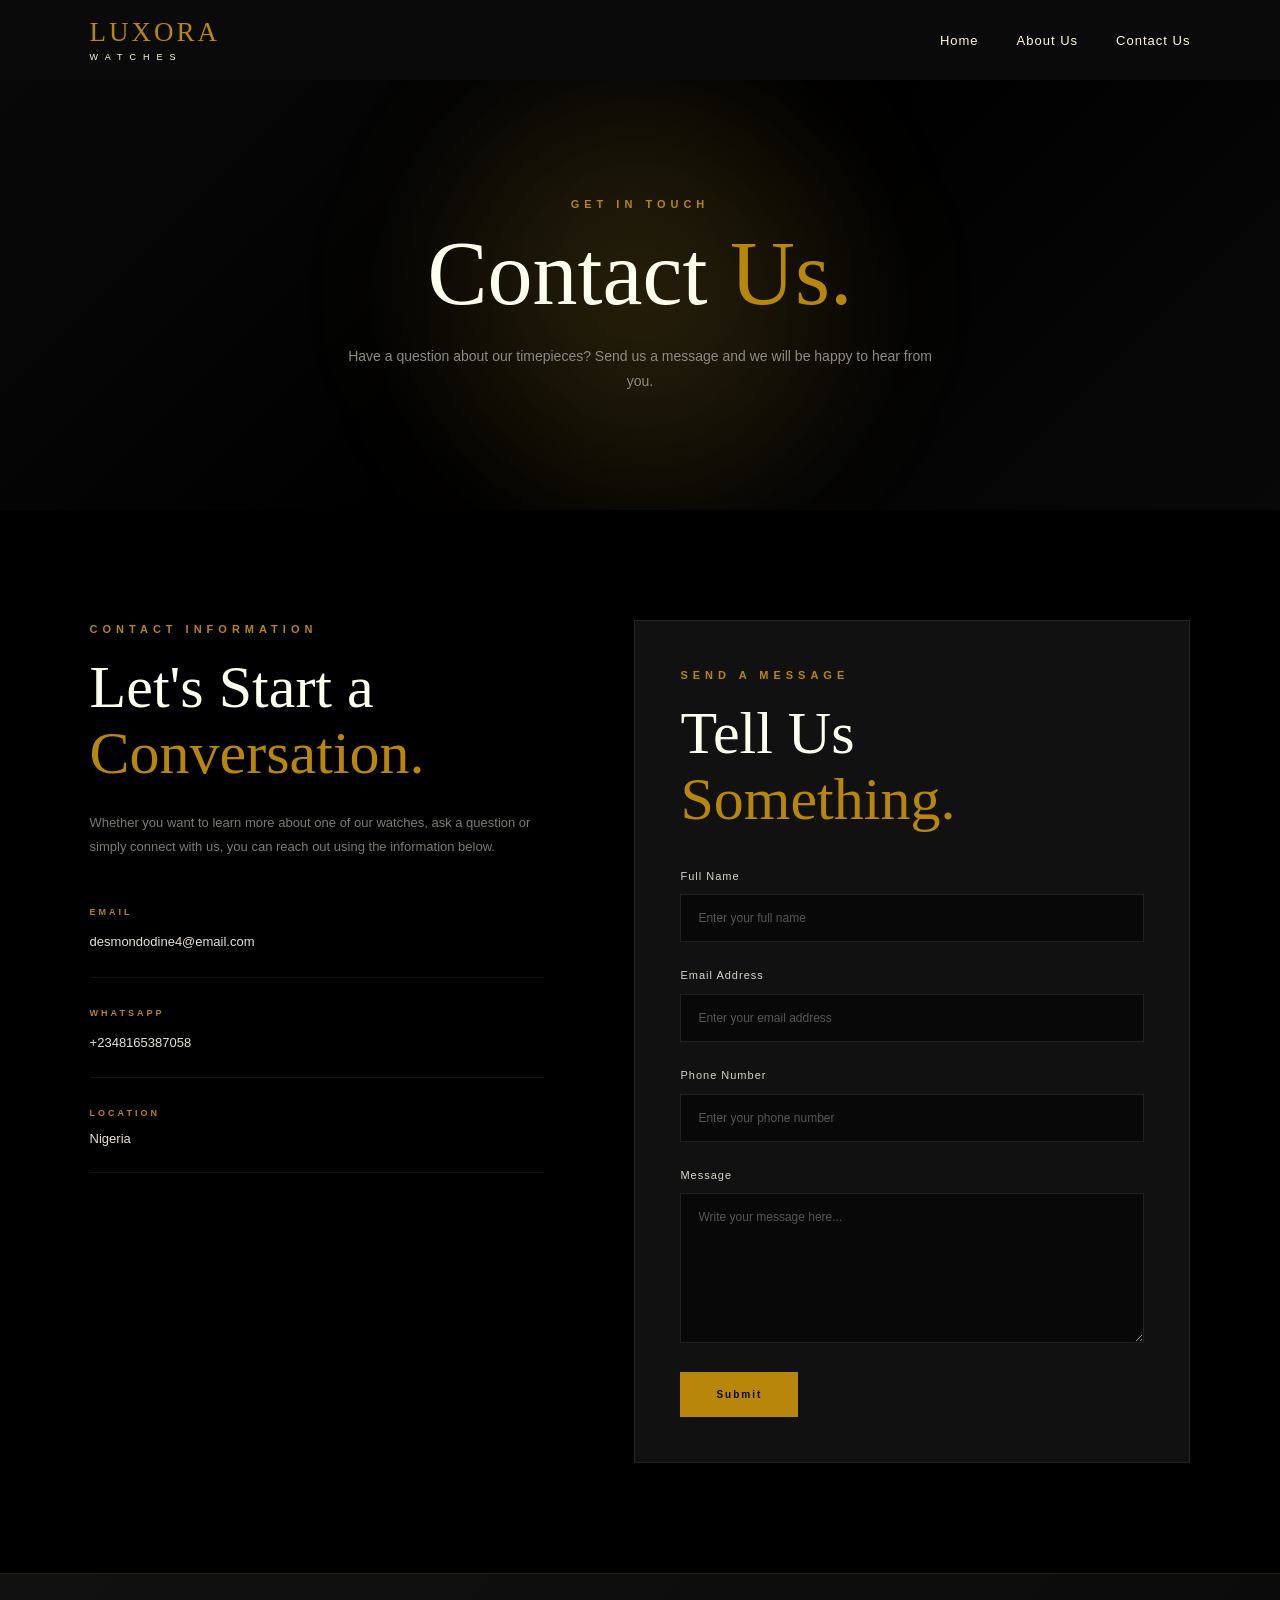
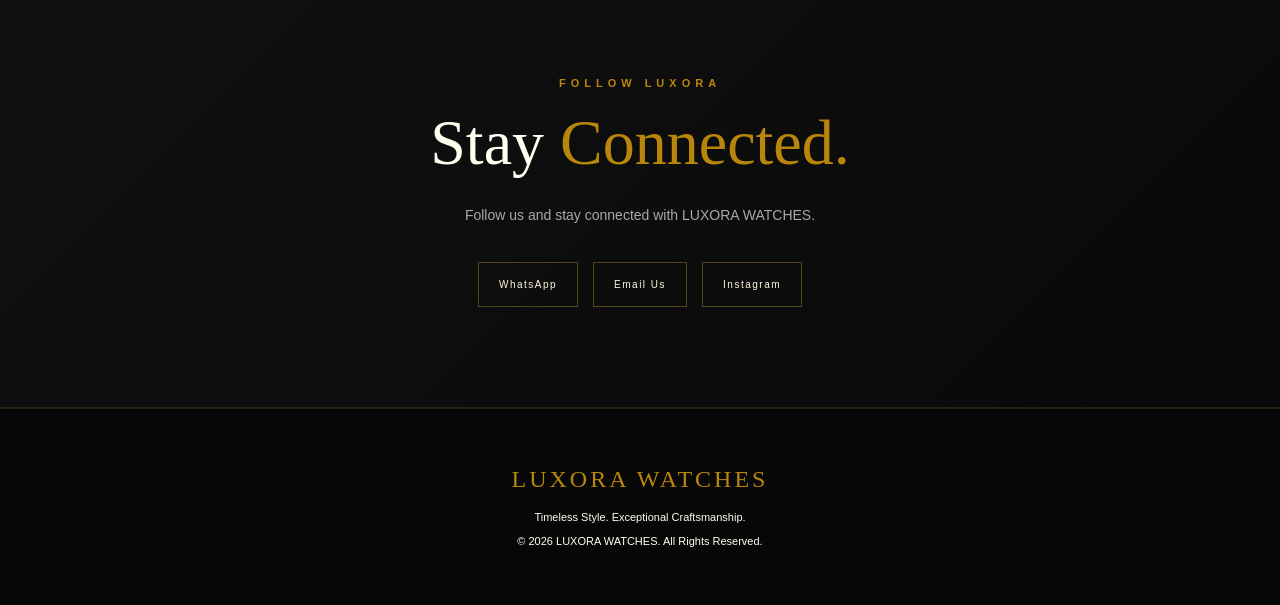
<file: Contactus.html>
<!DOCTYPE html>
<html lang="en">

<head>
    <meta charset="UTF-8">
    <meta name="viewport" content="width=device-width, initial-scale=1.0">

    <title>Contact Us | LUXORA WATCHES</title>

    <link rel="stylesheet" href="style.css">
</head>

<body>

    <!--== NAVIGATION BAR== -->

    <div class="navbar">

        <div class="brand">
            LUXORA
            <span>WATCHES</span>
        </div>

        <nav>
            <ul>

                <li>
                    <a href="index.html">Home</a>
                </li>

                <li>
                    <a href="aboutus.html">About Us</a>
                </li>

                <li>
                    <a href="contactus.html">Contact Us</a>
                </li>

            </ul>
        </nav>

    </div>


    <!--== CONTACT HERO== -->

    <section class="contact-hero">

        <p class="section-label">
            GET IN TOUCH
        </p>

        <h1>
            Contact <span>Us.</span>
        </h1>

        <p>
            Have a question about our timepieces?
            Send us a message and we will be happy to
            hear from you.
        </p>

    </section>


    <!--== CONTACT SECTION== -->

    <main class="contact-section">

        <!-- CONTACT INFORMATION -->

        <div class="contact-information">

            <p class="section-label">
                CONTACT INFORMATION
            </p>

            <h2>
                Let's Start a
                <span>Conversation.</span>
            </h2>

            <p>
                Whether you want to learn more about one
                of our watches, ask a question or simply
                connect with us, you can reach out using
                the information below.
            </p>


            <div class="contact-details">

                <div class="contact-detail">

                    <span>EMAIL</span>

                    <a href="mailto:desmondodine4@gmail.com">
                        desmondodine4@email.com
                    </a>

                </div>


                <div class="contact-detail">

                    <span>WHATSAPP</span>

                    <a href="https://wa.me/2348165307058">
                        +2348165387058
                    </a>

                </div>


                <div class="contact-detail">

                    <span>LOCATION</span>

                    <p>
                        Nigeria
                    </p>

                </div>

            </div>

        </div>


        <!--== CONTACT FORM== -->

        <div class="contact-form-container">

            <p class="section-label">
                SEND A MESSAGE
            </p>

            <h2>
                Tell Us
                <span>Something.</span>
            </h2>


            <form action="#" method="post">

                <!-- FULL NAME -->

                <label for="fullname">

                    Full Name

                    <input
                        type="text"
                        id="fullname"
                        name="fullname"
                        placeholder="Enter your full name"
                        required
                    >

                </label>


                <!-- EMAIL -->

                <label for="email">

                    Email Address

                    <input
                        type="email"
                        id="email"
                        name="email"
                        placeholder="Enter your email address"
                        required
                    >

                </label>


                <!-- PHONE -->

                <label for="phone">

                    Phone Number

                    <input
                        type="tel"
                        id="phone"
                        name="phone"
                        placeholder="Enter your phone number"
                    >

                </label>


                <!-- MESSAGE -->

                <label for="message">

                    Message

                    <textarea
                        id="message"
                        name="message"
                        rows="7"
                        placeholder="Write your message here..."
                        required
                    ></textarea>

                </label>


                <!-- SUBMIT -->

                <button type="submit">
                    Submit
                </button>

            </form>

        </div>

    </main>


    <!--== SOCIAL LINKS== -->

    <section class="connect">

        <p class="section-label">
            FOLLOW LUXORA
        </p>

        <h2>
            Stay <span>Connected.</span>
        </h2>

        <p>
            Follow us and stay connected with LUXORA WATCHES.
        </p>

        <div class="social-links">

            <a href="https://wa.me/2348165387058">
                WhatsApp
            </a>

            <a href="mailto:desmondodine4@gmail.com">
                Email Us
            </a>

            <a href="https://www.instagram.com/">
                Instagram
            </a>

        </div>

    </section>


    <!--== FOOTER== -->

    <footer>

        <div class="footer-brand">
            LUXORA WATCHES
        </div>

        <p>
            Timeless Style. Exceptional Craftsmanship.
        </p>

        <p>
            © 2026 LUXORA WATCHES. All Rights Reserved.
        </p>

    </footer>

</body>

</html>
</file>
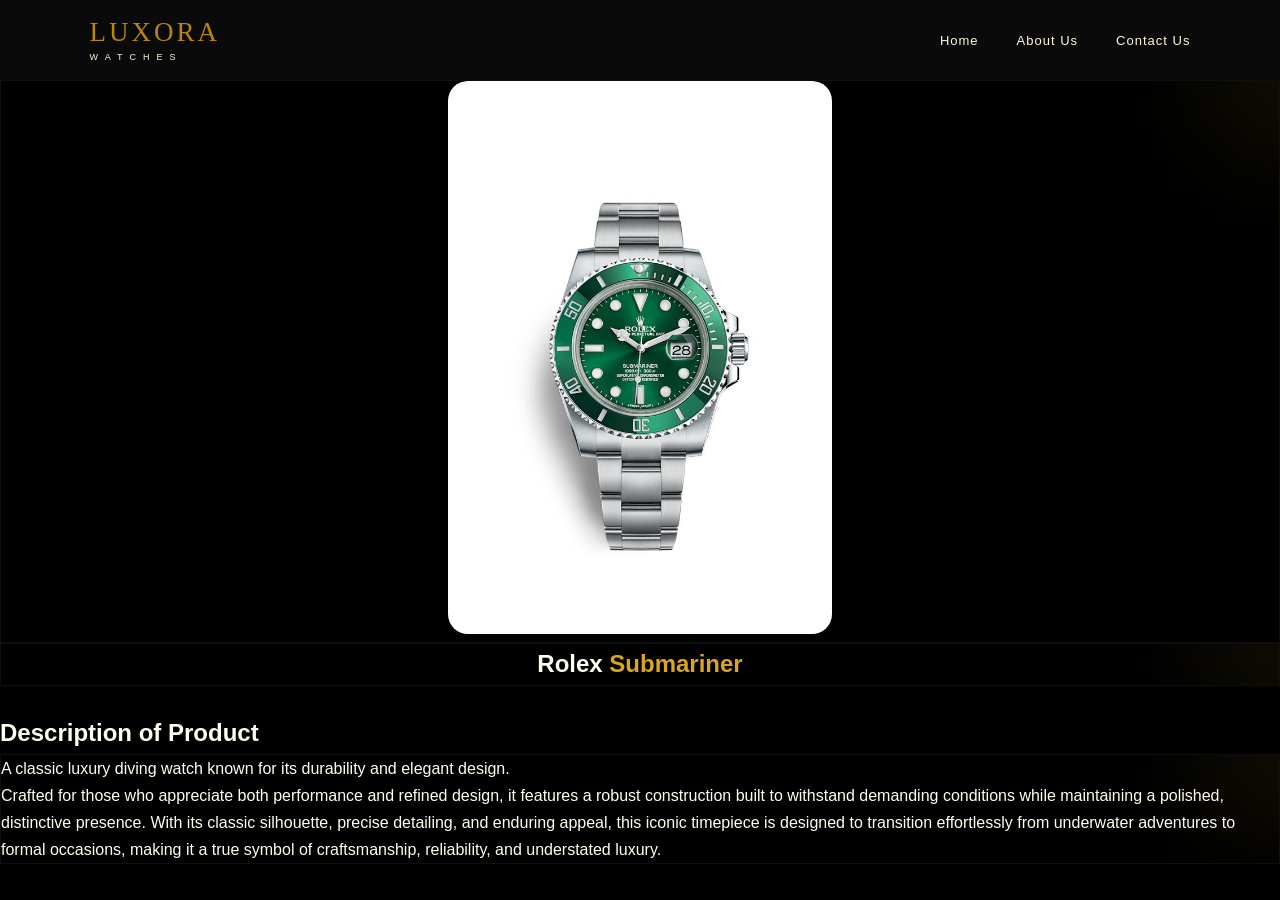
<file: item1.html>
<!DOCTYPE html>
<html lang="en">
<head>
    <meta charset="UTF-8">
    <meta name="viewport" content="width=device-width, initial-scale=1.0">
    <ti1tle></ti1tle>
    <link rel="stylesheet" href="style.css">
</head>
<body>
    <!-- NAVIGATION BAR -->

    <div class="navbar">

        <div class="brand">
            LUXORA
            <span>WATCHES</span>
        </div>

        <nav>
            <ul>
                <li>
                    <a href="index.html">Home</a>
                </li>

                <li>
                    <a href="aboutus.html">About Us</a>
                </li>

                <li>
                    <a href="contactus.html">Contact Us</a>
                </li>
            </ul>
        </nav>

    </div>
<center>
    <div class="service card">
         <img src="IMAGE/Rolex submarier.jpg" width="30%" style="border-radius: 20px;">
    </div>
    <div class="card">
    <h2>
    Rolex <span style="color: goldenrod;">Submariner</span>
    </h2>
    </div>
    <br>
     </center>
    <h2 style="border: 1px;"> Description of Product</h2>
    
    <div class="service card">
    <p>A classic luxury diving watch known for
    its durability and elegant design.</p>
    
    <p>
        Crafted for those who appreciate both performance and refined design, it features a robust construction built to withstand demanding conditions while maintaining a polished, distinctive presence. With its classic silhouette, precise detailing, and enduring appeal, this iconic timepiece is designed to transition effortlessly from underwater adventures to formal occasions, making it a true symbol of craftsmanship, reliability, and understated luxury.                
              </p>  
</div>
  
</body>
</html>
</file>
<file: style.css>
* {
    margin: 0;
    padding: 0;
    box-sizing: border-box;
}

html {
    scroll-behavior: smooth;
}

body {
    font-family: 'Montserrat', sans-serif;
    background: black;
    color: ivory;
    line-height: 1.7;
    overflow-x: hidden;
}


/*
   NAVIGATION BAR
 */

.navbar {
    width: 100%;
    min-height: 80px;
    padding: 18px 7%;
    display: flex;
    justify-content: space-between;
    align-items: center;

    background: #0b0b0bf5;
    border-bottom: 1px solid darkgoldenrod40;

    position: sticky;
    top: 0;
    z-index: 1000;

    animation: navAppear 1s ease forwards;
}


/* Website name */

.brand {
    font-family: 'DM Serif Display', serif;
    font-size: 27px;
    letter-spacing: 3px;
    color: darkgoldenrod;
    line-height: 1;
}

.brand span {
    display: block;
    font-family: 'Montserrat', sans-serif;
    font-size: 9px;
    letter-spacing: 7px;
    color: cornsilk;
    margin-top: 7px;
}


/* Navigation list */

.navbar nav ul {
    list-style: none;
    display: flex;
    gap: 38px;
}

.navbar nav li {
    list-style: none;
}

.navbar nav a {
    position: relative;

    color: cornsilk;
    text-decoration: none;

    font-size: 13px;
    font-weight: 500;
    letter-spacing: 1px;

    padding: 8px 0;

    transition:
        color 0.35s ease,
        transform 0.35s ease;
}


/* Animated underline */

.navbar nav a::after {
    content: "";

    position: absolute;
    left: 50%;
    bottom: 0;

    width: 0;
    height: 1px;

    background: darkgoldenrod;

    transform: translateX(-50%);

    transition: width 0.35s ease;
}

.navbar nav a:hover {
    color: darkgoldenrod;
}

.navbar nav a:hover::after {
    width: 100%;
}


/* Keyboard focus */

.navbar nav a:focus-visible {
    outline: 2px solid darkgoldenrod;
    outline-offset: 6px;
}


/*
   HERO SECTION
 */

.hero {
    min-height: 700px;

    padding: 90px 8%;

    display: flex;
    align-items: center;
    justify-content: space-between;

    position: relative;
    overflow: hidden;

    background:
        radial-gradient(
            circle at 75% 45%,
            #d4af3726,
            transparent 30%
        ),
        linear-gradient(
            135deg,
            black 0%,
            #030303 50%,
            #070707 100%
        );
}


/* Decorative glow */

.hero::before {
    content: "";

    position: absolute;

    width: 500px;
    height: 500px;

    border-radius: 50%;

    background: rgba(212, 175, 55, 0.06);

    filter: blur(80px);

    right: 10%;
    top: 10%;

    animation: glowPulse 5s ease-in-out infinite;
}


/* Hero content */

.hero-content {
    width: 52%;
    position: relative;
    z-index: 2;

    animation: heroText 1.2s ease forwards;
}


.hero-small-text {
    color: darkgoldenrod;

    font-size: 12px;
    font-weight: 600;

    letter-spacing: 5px;

    margin-bottom: 20px;
}


.hero h1 {
    font-family: 'DM Serif Display', serif;

    font-size: clamp(55px, 7vw, 105px);

    font-weight: 400;

    line-height: 0.95;

    letter-spacing: -2px;

    color:whitesmoke;

    margin-bottom: 30px;
}

.hero h1 span {
    color: darkgoldenrod;
}


.hero-description {
    max-width: 570px;

    color: gray;

    font-size: 15px;

    font-weight: 300;

    line-height: 1.9;

    margin-bottom: 40px;
}


/*
   HERO BUTTONS
 */

.hero-buttons {
    display: flex;
    gap: 18px;
    flex-wrap: wrap;
}

.hero-buttons a {
    text-decoration: none;

    font-size: 11px;

    font-weight: 600;

    letter-spacing: 2px;

    padding: 15px 25px;

    transition:
        transform 0.4s ease,
        background 0.4s ease,
        color 0.4s ease,
        box-shadow 0.4s ease;
}


.primary-button {
    background: darkgoldenrod;
    color: black;
}

.primary-button:hover {
    transform: translateY(-5px);

    box-shadow:
        0 15px 35px darkgoldenrod;
}


.secondary-button {
    border: 1px solid gold;

    color: darkgoldenrod;

    background: transparent;
}

.secondary-button:hover {
    background: darkgoldenrod;
    color: goldenrod;

    transform: translateY(-5px);
}


/* Focus */

.hero-buttons a:focus-visible {
    outline: 2px solid cornsilk;
    outline-offset: 5px;
}


/*
   HERO WATCH
 */

.hero-watch {
    width: 43%;

    position: relative;

    display: flex;
    justify-content: center;
    align-items: center;

    animation: heroWatch 1.5s ease forwards;
}


.hero-watch img {
    width: 100%;
    max-width: 560px;

    height: 500px;

    object-fit: contain;

    position: relative;
    z-index: 2;

    filter:
        drop-shadow(
            0 30px 40px black
        );

    animation: floatingWatch 6s ease-in-out infinite;

    transition:
        transform 0.8s ease,
        filter 0.8s ease;
}


.hero-watch img:hover {
    transform: scale(1.04) rotate(1deg);

    filter:
        drop-shadow(
            0 40px 60px gold
        );
}


/* Watch glow */

.watch-glow {
    position: absolute;

    width: 330px;
    height: 330px;

    border-radius: 50%;

    background: darkgoldenrod;

    filter: blur(60px);

    animation: glowPulse 4s ease-in-out infinite;
}


/*
   COLLECTION INTRO
 */

.collection-intro {
    max-width: 850px;

    margin: 0 auto;

    text-align: center;

    padding: 110px 25px 65px;
}


.section-label {
    color: darkgoldenrod;

    font-size: 11px;

    font-weight: 600;

    letter-spacing: 5px;

    margin-bottom: 15px;
}


.collection-intro h2,
.connect h2 {
    font-family: 'DM Serif Display', serif;

    font-size: clamp(38px, 5vw, 65px);

    font-weight: 400;

    line-height: 1.1;

    margin-bottom: 25px;
}


.collection-intro h2 span,
.connect h2 span {
    color: darkgoldenrod;
}


.collection-intro > p:last-child {
    color: gray;

    max-width: 650px;

    margin: auto;

    font-size: 14px;

    font-weight: 300;
}


/*
   PRODUCT CARDS CONTAINER
 */

.cards {
    width: 86%;

    max-width: 1500px;

    margin: 0 auto 120px;

    display: grid;

    grid-template-columns:
        repeat(4, 1fr);

    gap: 25px;
}


/*
   PRODUCT CARD
 */

.card {
    background: black;

    border: 1px solid rgba(255, 255, 255, 0.06);

    position: relative;

    overflow: hidden;

    transition:
        transform 0.6s cubic-bezier(0.22, 1, 0.36, 1),
        border-color 0.6s ease,
        box-shadow 0.6s ease;

    animation: cardReveal 0.9s ease both;
}


/* Gold light effect */

.card::before {
    content: "";

    position: absolute;

    width: 180px;
    height: 180px;

    border-radius: 50%;

    background: rgba(212, 175, 55, 0.08);

    filter: blur(50px);

    top: -100px;
    right: -100px;

    transition: transform 0.6s ease;
}


.card:hover {
    transform: translateY(-12px);

    border-color:
        rgba(212, 175, 55, 0.4);

    box-shadow:
        0 25px 60px rgba(0, 0, 0, 0.5);
}


.card:hover::before {
    transform: scale(1.7);
}


/*
   CARD IMAGE
 */

.card-image {
    height: 290px;

    overflow: hidden;

    background: black;

    display: flex;

    justify-content: center;

    align-items: center;
}


.card-image img {
    width: 100%;
    height: 100%;

    object-fit: cover;

    transition:
        transform 0.8s cubic-bezier(0.22, 1, 0.36, 1);
}


.card:hover .card-image img {
    transform: scale(1.08);
}


/*
   CARD CONTENT
 */

.card-content {
    padding: 25px;
}


.product-brand {
    color: darkgoldenrod;

    font-size: 9px;

    font-weight: 600;

    letter-spacing: 3px;

    margin-bottom: 7px;
}


.card h3 {
    font-family: 'DM Serif Display', serif;

    font-size: 25px;

    font-weight: 400;

    color: cornsilk;

    margin-bottom: 10px;
}


.card-content > p:not(.product-brand):not(.price) {
    color:darkgray;

    font-size: 12px;

    line-height: 1.7;

    min-height: 62px;

    font-weight: 300;
}


/* Price */

.price {
    color: darkgoldenrod;

    font-size: 16px;

    font-weight: 600;

    margin: 18px 0;
}


/* More Info */

.more-info {
    color: cornsilk;

    text-decoration: none;

    font-size: 10px;

    font-weight: 600;

    letter-spacing: 2px;

    position: relative;

    padding-bottom: 5px;

    transition: color 0.35s ease;
}


.more-info::after {
    content: "";

    position: absolute;

    left: 0;
    bottom: 0;

    width: 0;
    height: 1px;

    background: darkgoldenrod;

    transition: width 0.35s ease;
}


.more-info:hover {
    color: darkgoldenrod;
}


.more-info:hover::after {
    width: 100%;
}


.more-info:focus-visible {
    outline: 2px solid darkgoldenrod;
    outline-offset: 5px;
}


/*
   CONNECT SECTION
 */

.connect {
    text-align: center;

    padding: 100px 25px;

    background:
        linear-gradient(
            135deg,
            #111111,
            #090909
        );

    border-top:
        1px solid rgba(212, 175, 55, 0.12);

    border-bottom:
        1px solid rgba(212, 175, 55, 0.12);
}


.connect > p:not(.section-label) {
    max-width: 550px;

    margin: 0 auto 35px;

    color: darkgrey;

    font-size: 14px;

    font-weight: 300;
}


.social-links {
    display: flex;

    justify-content: center;

    gap: 15px;

    flex-wrap: wrap;
}


.social-links a {
    color: cornsilk;

    text-decoration: none;

    border: 1px solid rgba(212, 175, 55, 0.35);

    padding: 13px 20px;

    font-size: 10px;

    letter-spacing: 1.5px;

    transition:
        background 0.4s ease,
        color 0.4s ease,
        transform 0.4s ease,
        border-color 0.4s ease;
}


.social-links a:hover {
    background: darkgoldenrod;

    color: black;

    border-color: darkgoldenrod;

    transform: translateY(-4px);
}


.social-links a:focus-visible {
    outline: 2px solid darkgoldenrod;
    outline-offset: 5px;
}


/*
   FOOTER
 */

footer {
    text-align: center;

    padding: 50px 20px;

    background: #070707;

    border-top:
        1px solid rgba(212, 175, 55, 0.15);
}


.footer-brand {
    font-family: 'DM Serif Display', serif;

    color: darkgoldenrod;

    font-size: 24px;

    letter-spacing: 3px;

    margin-bottom: 8px;
}


footer p {
    color: dark gray;

    font-size: 11px;

    margin: 5px 0;
}


/*
   ANIMATIONS
 */


/* Navigation */

@keyframes navAppear {

    from {
        opacity: 0;
        transform: translateY(-25px);
    }

    to {
        opacity: 1;
        transform: translateY(0);
    }

}


/* Hero text */

@keyframes heroText {

    from {
        opacity: 0;
        transform: translateX(-60px);
    }

    to {
        opacity: 1;
        transform: translateX(0);
    }

}


/* Hero watch */

@keyframes heroWatch {

    from {
        opacity: 0;
        transform: translateX(70px) scale(0.92);
    }

    to {
        opacity: 1;
        transform: translateX(0) scale(1);
    }

}


/* Floating watch */

@keyframes floatingWatch {

    0%,
    100% {
        transform: translateY(0);
    }

    50% {
        transform: translateY(-15px);
    }

}


/* Glow */

@keyframes glowPulse {

    0%,
    100% {
        opacity: 0.5;
        transform: scale(1);
    }

    50% {
        opacity: 0.9;
        transform: scale(1.15);
    }

}


/* Cards */

@keyframes cardReveal {

    from {
        opacity: 0;
        transform: translateY(40px);
    }

    to {
        opacity: 1;
        transform: translateY(0);
    }

}


/*
   RESPONSIVE DESIGN — TABLETS
 */

@media (max-width: 1100px) {

    .cards {
        grid-template-columns:
            repeat(3, 1fr);

        width: 90%;
    }

    .hero {
        padding: 80px 6%;
    }

}


/*
   RESPONSIVE DESIGN — MOBILE
 */

@media (max-width: 800px) {

    .navbar {
        padding: 18px 5%;

        flex-direction: column;

        gap: 20px;
    }


    .navbar nav ul {
        gap: 20px;
    }


    .hero {
        min-height: auto;

        padding: 80px 7%;

        flex-direction: column;

        text-align: center;
    }


    .hero-content {
        width: 100%;
    }


    .hero-description {
        margin-left: auto;
        margin-right: auto;
    }


    .hero-buttons {
        justify-content: center;
    }


    .hero-watch {
        width: 100%;

        margin-top: 50px;
    }


    .hero-watch img {
        height: 350px;
    }


    .cards {
        grid-template-columns:
            repeat(2, 1fr);

        width: 90%;

        gap: 18px;
    }


    .card-image {
        height: 240px;
    }

}


/*
   RESPONSIVE DESIGN — SMALL PHONES
 */

@media (max-width: 520px) {

    .brand {
        font-size: 23px;
    }


    .navbar nav ul {
        gap: 14px;
    }


    .navbar nav a {
        font-size: 11px;
    }


    .hero h1 {
        font-size: 55px;
    }


    .cards {
        grid-template-columns: 1fr;
    }


    .card-image {
        height: 300px;
    }


    .collection-intro {
        padding-top: 80px;
    }


    .social-links {
        flex-direction: column;

        align-items: center;
    }


    .social-links a {
        width: 90%;
        max-width: 300px;
    }

}


/*
   REDUCED MOTION ACCESSIBILITY
 */

@media (prefers-reduced-motion: reduce) {

    *,
    *::before,
    *::after {
        animation-duration: 0.01ms !important;

        animation-iteration-count: 1 !important;

        scroll-behavior: auto !important;

        transition-duration: 0.01ms !important;
    }

}


/*
   ABOUT US PAGE
 */


/*
   ABOUT HERO
 */

.about-hero {
    min-height: 430px;

    padding: 100px 8%;

    display: flex;

    flex-direction: column;

    align-items: center;

    justify-content: center;

    text-align: center;

    position: relative;

    overflow: hidden;

    background:
        radial-gradient(
            circle at 50% 50%,
            rgba(212, 175, 55, 0.12),
            transparent 38%
        ),
        linear-gradient(
            135deg,
            #080808,
            black,
            #080808
        );
}


.about-hero::before {
    content: "";

    position: absolute;

    width: 350px;
    height: 350px;

    border-radius: 50%;

    background: rgba(212, 175, 55, 0.07);

    filter: blur(80px);

    animation: morphGlow 7s ease-in-out infinite;
}


.about-hero .section-label,
.about-hero h1,
.about-hero > p:last-child {
    position: relative;

    z-index: 2;
}


.about-hero h1 {
    font-family: 'DM Serif Display', serif;

    font-size: clamp(55px, 8vw, 90px);

    font-weight: 400;

    line-height: 1;

    margin-bottom: 25px;

    animation: fadeUp 1s ease both;
}


.about-hero h1 span {
    color: darkgoldenrod;
}


.about-hero > p:last-child {
    max-width: 600px;

    color: #8d8a82;

    font-size: 14px;

    font-weight: 300;

    line-height: 1.8;

    animation: fadeUp 1s ease 0.2s both;
}


/*
   PERSONAL INFORMATION
 */

.personal-info {
    width: 85%;

    max-width: 1100px;

    margin: 0 auto;

    padding: 100px 0;

    display: flex;

    align-items: center;

    justify-content: center;

    gap: 70px;
}


.profile-image {
    width: 230px;

    height: 230px;

    flex-shrink: 0;

    position: relative;

    padding: 5px;

    border: 1px solid rgba(212, 175, 55, 0.55);

    border-radius: 50%;
}


.profile-image::before {
    content: "";

    position: absolute;

    inset: -12px;

    border: 1px solid rgba(212, 175, 55, 0.15);

    border-radius: 50%;

    animation:
        watchGlow 5s ease-in-out infinite;
}


.profile-image img {
    width: 100%;

    height: 100%;

    display: block;

    object-fit: cover;

    border-radius: 50%;
}


.personal-text {
    max-width: 500px;
}


.personal-text h2 {
    font-family: 'DM Serif Display', serif;

    font-size: clamp(40px, 5vw, 65px);

    font-weight: 400;

    line-height: 1.1;

    margin-bottom: 12px;
}


.personal-text h2 span {
    color: darkgoldenrod;
}


.personal-text .course {
    color: #8d8a82;

    font-size: 13px;

    letter-spacing: 2px;
}


/*
   HORIZONTAL LINE
 */

.about-content hr {
    border: 0;

    height: 1px;

    background:
        linear-gradient(
            to right,
            transparent,
            rgba(212, 175, 55, 0.5),
            transparent
        );
}


/*
   ABOUT CONTENT
 */

.about-content {
    width: 85%;

    max-width: 1200px;

    margin: 0 auto;

    padding: 100px 0;

    display: grid;

    grid-template-columns: 0.8fr 1.2fr;

    gap: 90px;
}


.about-heading h2 {
    font-family: 'DM Serif Display', serif;

    font-size: clamp(38px, 5vw, 60px);

    font-weight: 400;

    line-height: 1.1;
}


.about-heading h2 span {
    color: darkgoldenrod;
}


.about-text p {
    color: #8d8a82;

    font-size: 14px;

    font-weight: 300;

    line-height: 2;

    margin-bottom: 22px;
}


/*
   SERVICES
 */

.services {
    padding: 100px 7% 120px;

    background:
        linear-gradient(
            135deg,
            #101010,
            #080808
        );

    border-top:
        1px solid rgba(212, 175, 55, 0.1);
}


.services-heading {
    max-width: 750px;

    margin: 0 auto 60px;

    text-align: center;
}


.services-heading h2 {
    font-family: 'DM Serif Display', serif;

    font-size: clamp(42px, 6vw, 65px);

    font-weight: 400;

    line-height: 1.1;

    margin-bottom: 20px;
}


.services-heading h2 span {
    color: darkgoldenrod;
}


.services-heading > p:last-child {
    color: #777;

    font-size: 13px;

    font-weight: 300;
}


/*
   SERVICE CARDS
 */

.service-cards {
    max-width: 1250px;

    margin: auto;

    display: grid;

    grid-template-columns:
        repeat(3, 1fr);

    gap: 20px;
}


.service-card {
    padding: 35px;

    min-height: 210px;

    position: relative;

    overflow: hidden;

    background: #111111;

    border:
        1px solid rgba(255, 255, 255, 0.06);

    transition:
        transform 0.5s ease,
        border-color 0.5s ease,
        box-shadow 0.5s ease;
}


.service-card::before {
    content: "";

    position: absolute;

    width: 130px;
    height: 130px;

    right: -70px;
    top: -70px;

    border-radius: 50%;

    background:
        rgba(212, 175, 55, 0.08);

    filter: blur(35px);

    transition:
        transform 0.6s ease;
}


.service-card:hover {
    transform: translateY(-8px);

    border-color:
        rgba(212, 175, 55, 0.35);

    box-shadow:
        0 20px 45px rgba(0, 0, 0, 0.45);
}


.service-card:hover::before {
    transform: scale(2);
}


.service-card span {
    color: darkgoldenrod;

    font-size: 10px;

    font-weight: 600;

    letter-spacing: 2px;
}


.service-card h3 {
    font-family: 'DM Serif Display', serif;

    font-size: 25px;

    font-weight: 400;

    margin: 18px 0 10px;
}


.service-card p {
    color: #777;

    font-size: 12px;

    font-weight: 300;

    line-height: 1.8;
}


/*
   ABOUT CTA
 */

.about-cta {
    padding: 110px 25px;

    text-align: center;

    background:
        radial-gradient(
            circle at center,
            rgba(212, 175, 55, 0.1),
            transparent 40%
        );
}


.about-cta h2 {
    font-family: 'DM Serif Display', serif;

    font-size: clamp(42px, 6vw, 70px);

    font-weight: 400;

    line-height: 1.1;

    margin-bottom: 25px;
}


.about-cta h2 span {
    color: darkgoldenrod;
}


.about-cta > p:not(.section-label) {
    max-width: 550px;

    margin: 0 auto 35px;

    color: #777;

    font-size: 13px;

    font-weight: 300;

    line-height: 1.8;
}


.about-cta a {
    display: inline-block;

    padding: 15px 30px;

    color: #080808;

    background: darkgoldenrod;

    text-decoration: none;

    font-size: 10px;

    font-weight: 600;

    letter-spacing: 2px;

    transition:
        transform 0.4s ease,
        box-shadow 0.4s ease;
}


.about-cta a:hover {
    transform: translateY(-5px);

    box-shadow:
        0 15px 35px rgba(212, 175, 55, 0.25);
}


.about-cta a:focus-visible {
    outline: 2px solid cornsilk;

    outline-offset: 6px;
}


/*
   TABLET
 */

@media (max-width: 850px) {

    .personal-info {
        flex-direction: column;

        text-align: center;

        gap: 45px;
    }


    .about-content {
        grid-template-columns: 1fr;

        gap: 45px;
    }


    .about-heading {
        text-align: center;
    }


    .service-cards {
        grid-template-columns:
            repeat(2, 1fr);
    }

}


/*
   MOBILE
 */

@media (max-width: 550px) {

    .about-hero {
        min-height: 380px;

        padding:
            80px 7%;
    }


    .personal-info {
        width: 88%;

        padding: 80px 0;
    }


    .profile-image {
        width: 190px;

        height: 190px;
    }


    .about-content {
        width: 88%;

        padding: 80px 0;
    }


    .services {
        padding:
            80px 6%;
    }


    .service-cards {
        grid-template-columns: 1fr;
    }


    .service-card {
        min-height: auto;
    }


    .about-cta {
        padding:
            85px 20px;
    }

}


/*
   CONTACT US PAGE
 */


/*
   CONTACT HERO
 */

.contact-hero {
    min-height: 430px;

    padding: 100px 8%;

    display: flex;

    flex-direction: column;

    align-items: center;

    justify-content: center;

    text-align: center;

    position: relative;

    overflow: hidden;

    background:
        radial-gradient(
            circle at center,
            rgba(212, 175, 55, 0.12),
            transparent 40%
        ),
        linear-gradient(
            135deg,
            #080808,
            black,
            #080808
        );
}


.contact-hero::before {
    content: "";

    position: absolute;

    width: 400px;
    height: 400px;

    border-radius: 50%;

    background:
        rgba(212, 175, 55, 0.06);

    filter: blur(80px);

    animation:
        morphGlow 7s ease-in-out infinite;
}


.contact-hero .section-label,
.contact-hero h1,
.contact-hero > p:last-child {
    position: relative;

    z-index: 2;
}


.contact-hero h1 {
    font-family: 'DM Serif Display', serif;

    font-size: clamp(55px, 8vw, 90px);

    font-weight: 400;

    line-height: 1;

    margin-bottom: 25px;

    animation:
        fadeUp 1s ease both;
}


.contact-hero h1 span {
    color: darkgoldenrod;
}


.contact-hero > p:last-child {
    max-width: 600px;

    color: #8d8a82;

    font-size: 14px;

    font-weight: 300;

    line-height: 1.8;

    animation:
        fadeUp 1s ease 0.2s both;
}


/*
   CONTACT SECTION
 */

.contact-section {
    width: 86%;

    max-width: 1200px;

    margin: 0 auto;

    padding: 110px 0;

    display: grid;

    grid-template-columns:
        0.9fr 1.1fr;

    gap: 90px;

    align-items: start;
}


/*
   CONTACT INFORMATION
 */

.contact-information h2,
.contact-form-container h2 {
    font-family: 'DM Serif Display', serif;

    font-size: clamp(40px, 5vw, 60px);

    font-weight: 400;

    line-height: 1.1;

    margin-bottom: 25px;
}


.contact-information h2 span,
.contact-form-container h2 span {
    color: darkgoldenrod;
}


.contact-information > p:not(.section-label) {
    color: #7d7a73;

    font-size: 13px;

    font-weight: 300;

    line-height: 1.9;

    margin-bottom: 45px;
}


/*
   CONTACT DETAILS
 */

.contact-details {
    display: flex;

    flex-direction: column;

    gap: 28px;
}


.contact-detail {
    padding-bottom: 22px;

    border-bottom:
        1px solid rgba(255, 255, 255, 0.07);
}


.contact-detail span {
    display: block;

    color: darkgoldenrod;

    font-size: 9px;

    font-weight: 600;

    letter-spacing: 3px;

    margin-bottom: 7px;
}


.contact-detail p,
.contact-detail a {
    color: #e6e1d8;

    font-size: 13px;

    font-weight: 400;

    text-decoration: none;

    transition:
        color 0.3s ease;
}


.contact-detail a:hover {
    color: darkgoldenrod;
}


.contact-detail a:focus-visible {
    outline: 2px solid darkgoldenrod;

    outline-offset: 5px;
}


/*
   FORM CONTAINER
 */

.contact-form-container {
    padding: 45px;

    background: #111111;

    border:
        1px solid rgba(255, 255, 255, 0.07);

    box-shadow:
        0 25px 60px rgba(0, 0, 0, 0.3);
}


/*
   FORM
 */

.contact-form-container form {
    display: flex;

    flex-direction: column;

    gap: 24px;

    margin-top: 35px;
}


.contact-form-container label {
    display: flex;

    flex-direction: column;

    gap: 9px;

    color: #d8d3ca;

    font-size: 11px;

    font-weight: 500;

    letter-spacing: 1px;
}


/*
   INPUTS
 */

.contact-form-container input,
.contact-form-container textarea {
    width: 100%;

    padding: 16px 17px;

    color: cornsilk;

    background: #080808;

    border:
        1px solid rgba(255, 255, 255, 0.1);

    border-radius: 0;

    font-family: 'Montserrat', sans-serif;

    font-size: 12px;

    transition:
        border-color 0.35s ease,
        box-shadow 0.35s ease;
}


.contact-form-container textarea {
    resize: vertical;

    min-height: 150px;
}


.contact-form-container input::placeholder,
.contact-form-container textarea::placeholder {
    color: #555;
}


.contact-form-container input:focus,
.contact-form-container textarea:focus {
    border-color: darkgoldenrod;

    outline: none;

    box-shadow:
        0 0 0 2px rgba(212, 175, 55, 0.08);
}


/*
   SUBMIT BUTTON
 */

.contact-form-container button {
    width: fit-content;

    padding: 16px 35px;

    margin-top: 5px;

    color: #080808;

    background: darkgoldenrod;

    border: 1px solid darkgoldenrod;

    font-family: 'Montserrat', sans-serif;

    font-size: 10px;

    font-weight: 700;

    letter-spacing: 2px;

    cursor: pointer;

    transition:
        transform 0.4s ease,
        box-shadow 0.4s ease,
        background 0.4s ease;
}


.contact-form-container button:hover {
    transform: translateY(-5px);

    box-shadow:
        0 15px 35px #d4af3740;
}


.contact-form-container button:focus-visible {
    outline: 2px solid cornsilk;

    outline-offset: 5px;
}


/*
   MOBILE
 */

@media (max-width: 850px) {

    .contact-section {
        grid-template-columns: 1fr;

        gap: 65px;
    }

}


@media (max-width: 550px) {

    .contact-hero {
        min-height: 380px;

        padding: 80px 7%;
    }


    .contact-section {
        width: 88%;

        padding: 80px 0;
    }


    .contact-form-container {
        padding: 28px 22px;
    }


    .contact-form-container button {
        width: 100%;
    }

}
</file>
